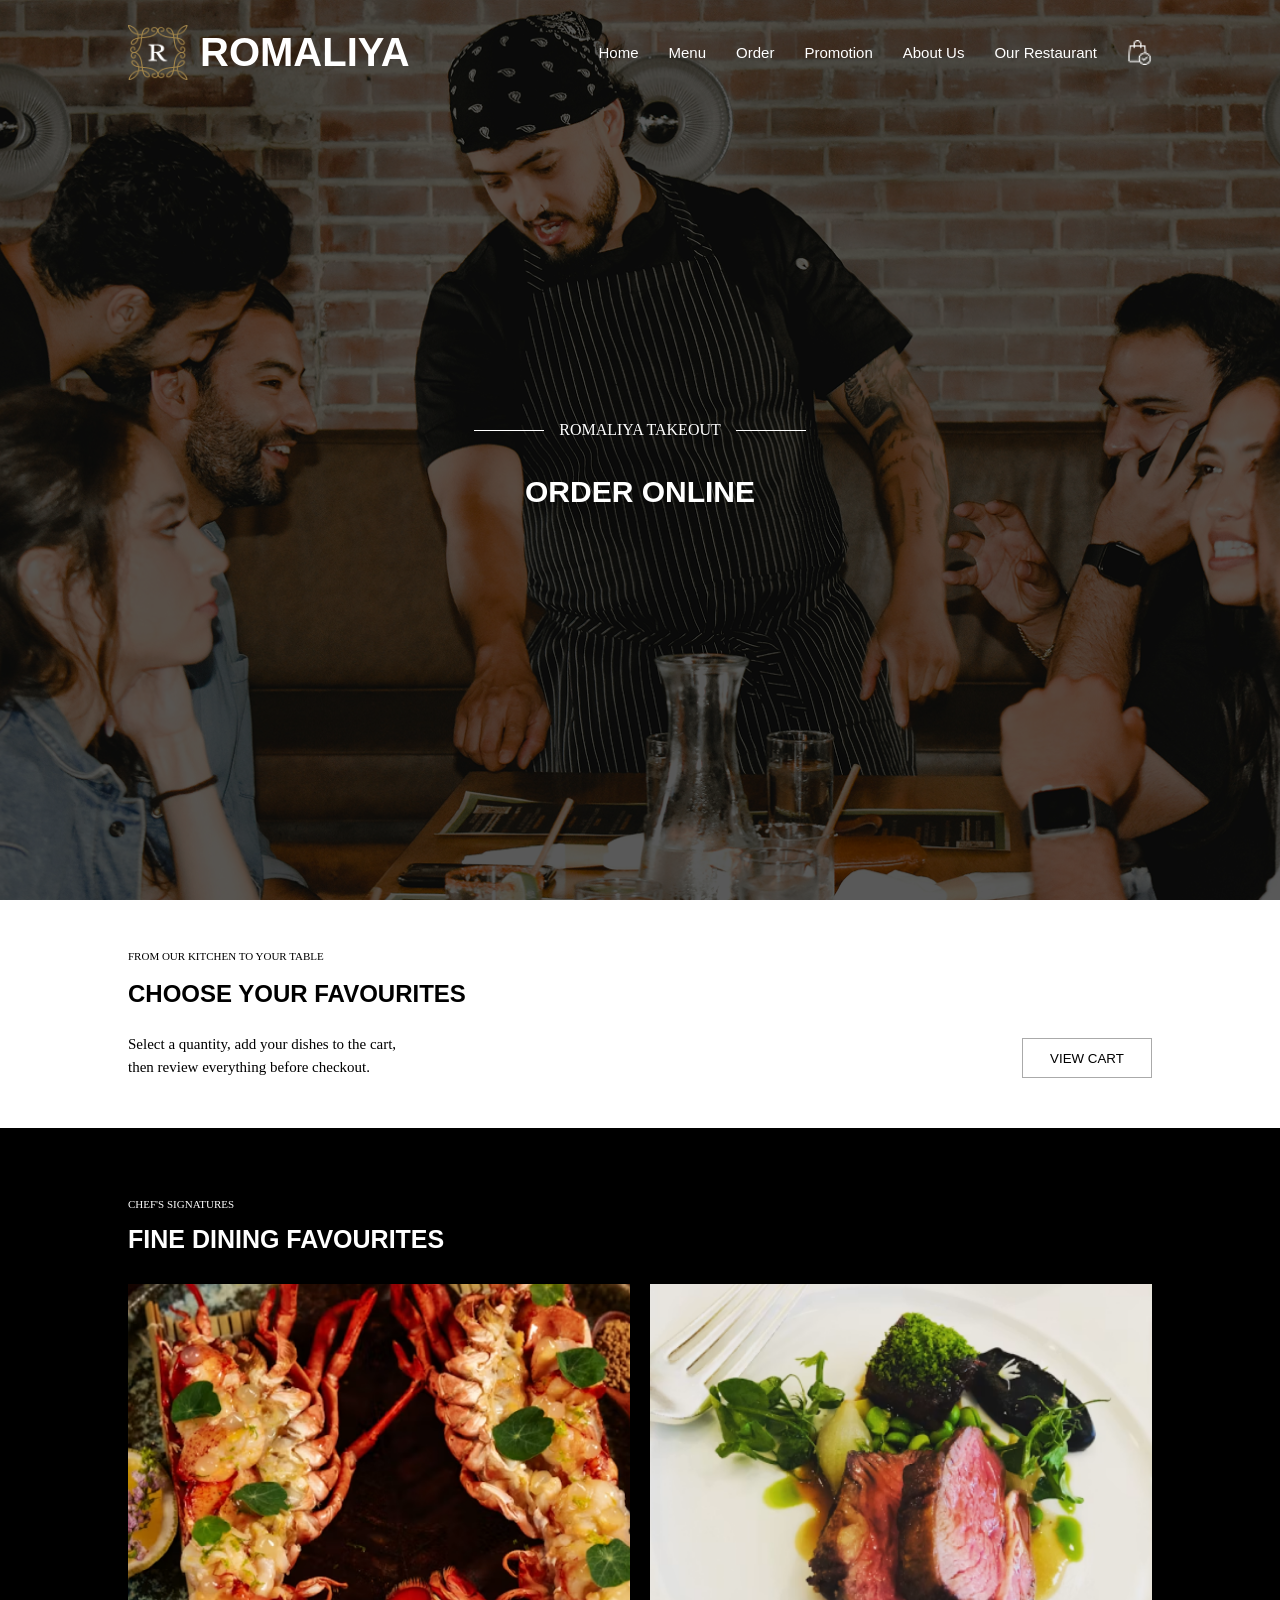
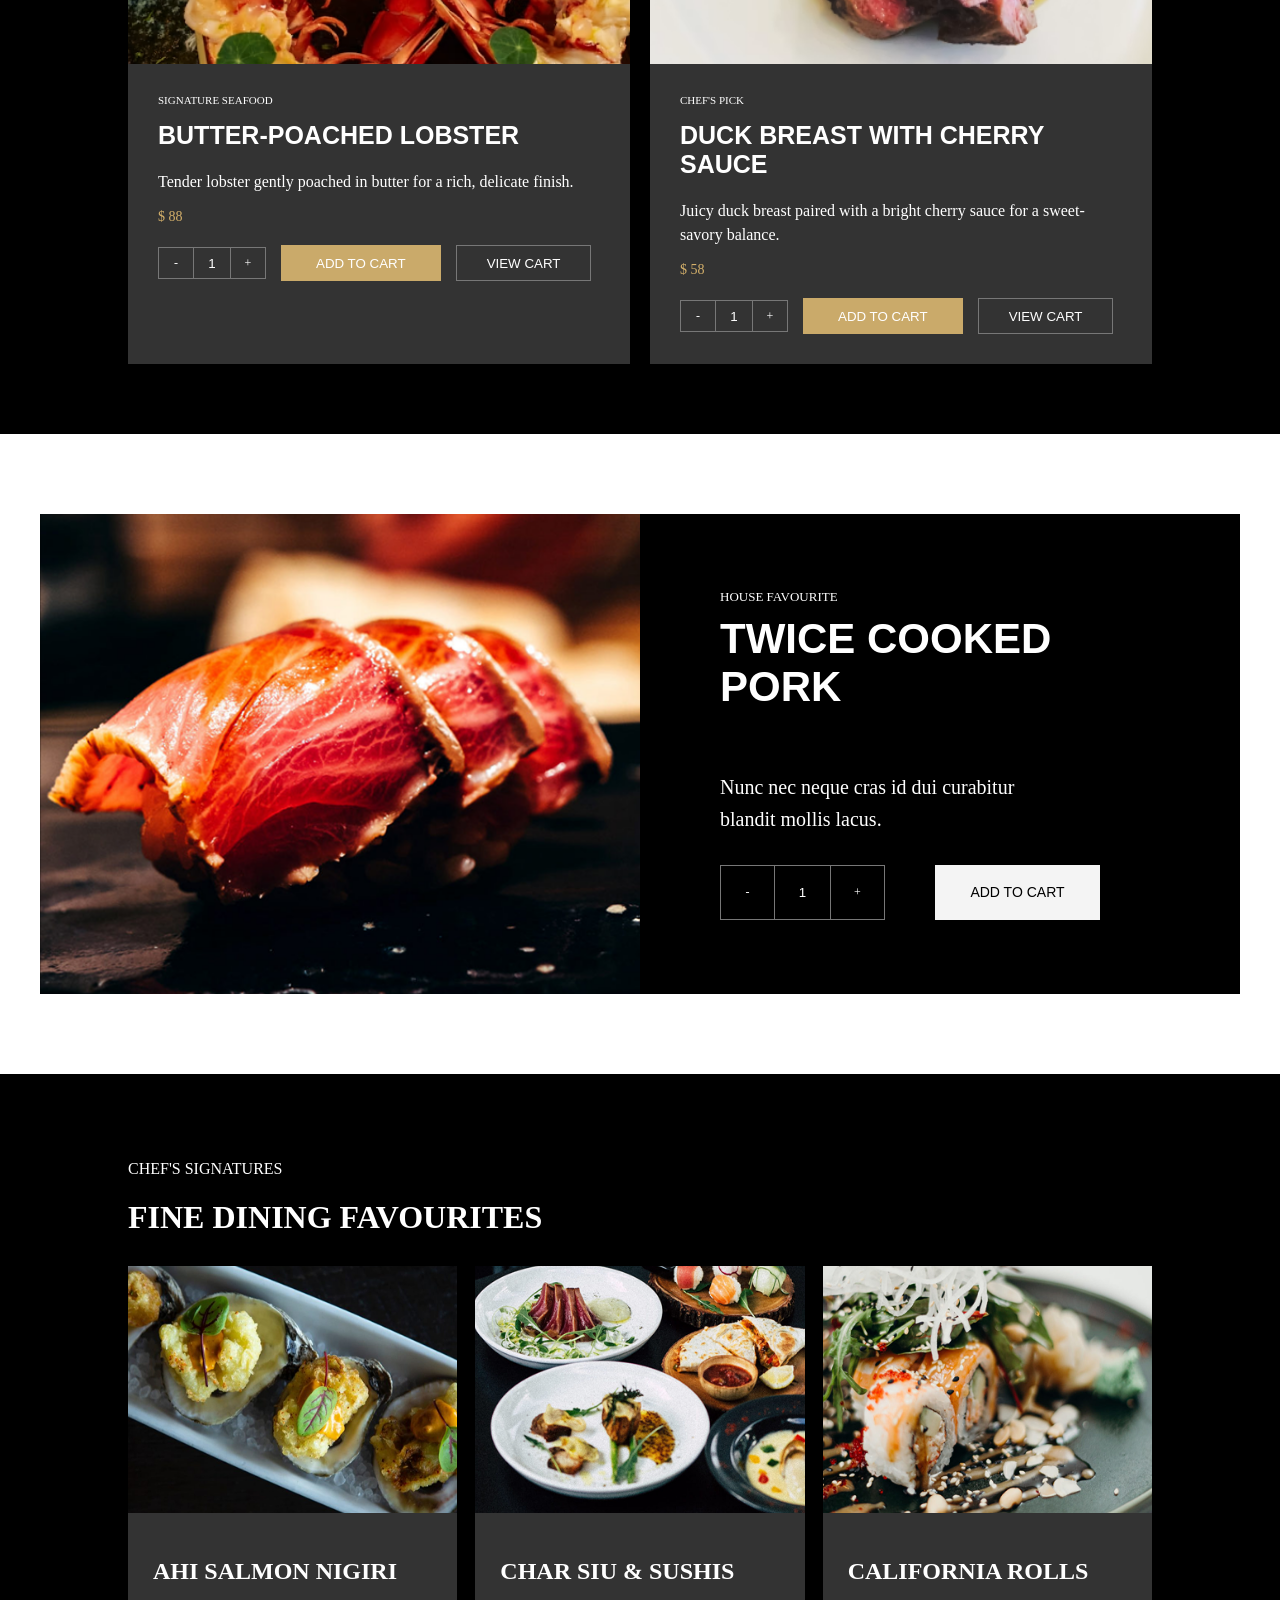
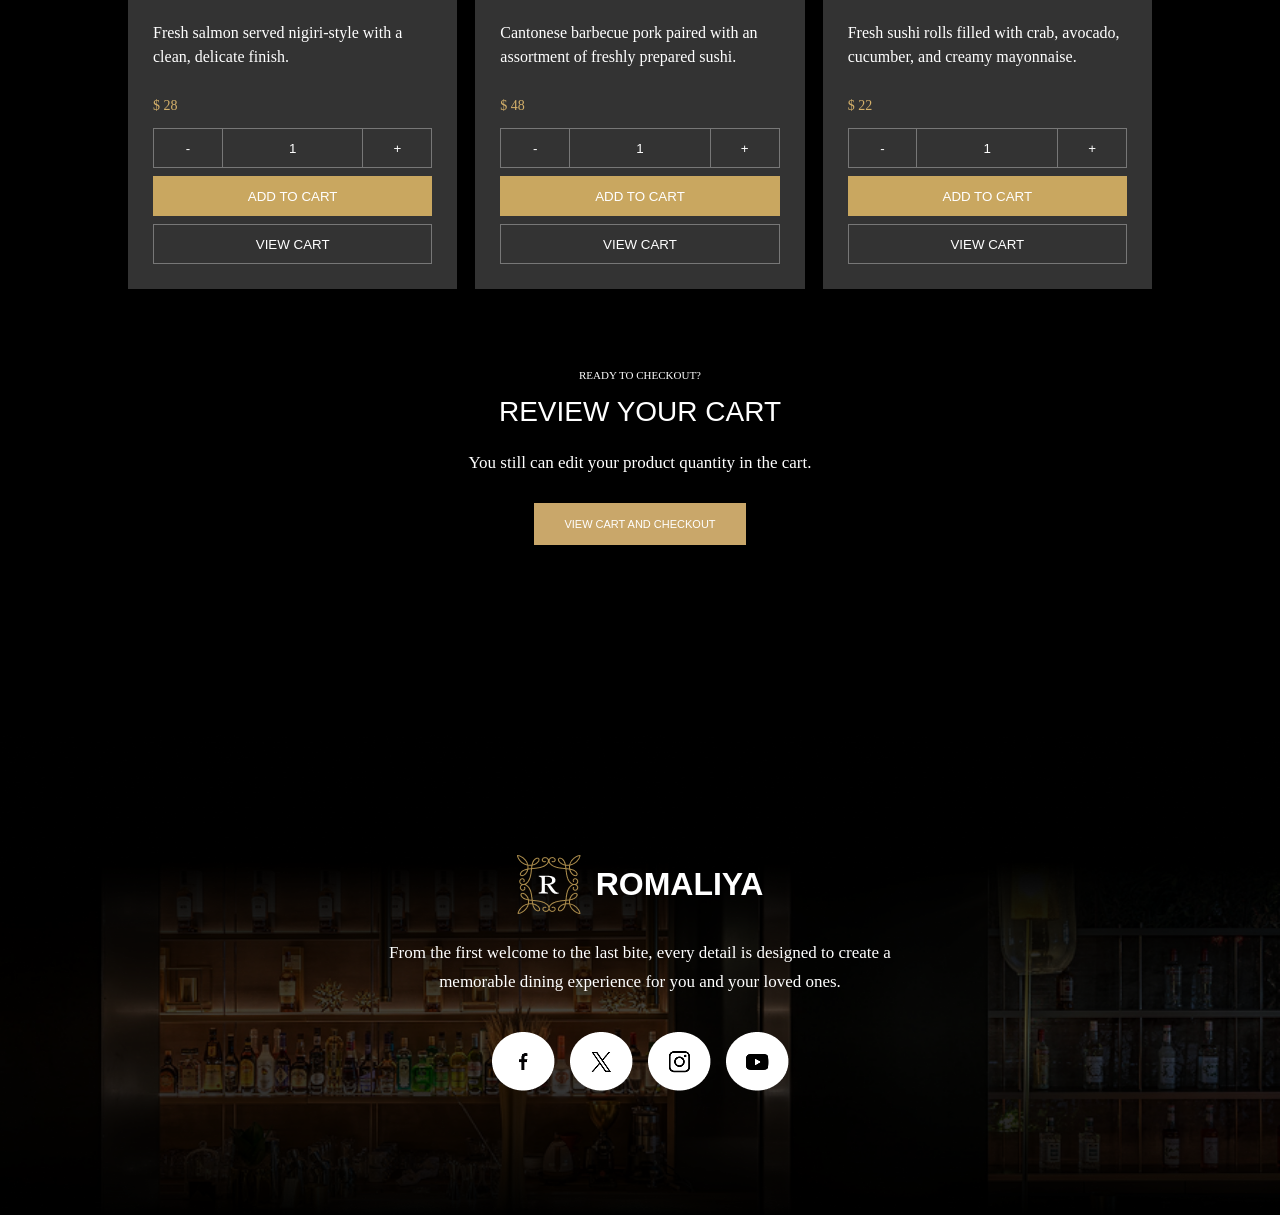
<file: week10/order.html>
<!DOCTYPE html>
<html lang="en">

<head>
    <meta charset="UTF-8">
    <meta name="viewport" content="width=device-width, initial-scale=1.0">
    <title>Document</title>
    <link rel="stylesheet" href="css/headerfooter.css">
    <link rel="stylesheet" href="css/order.css">
</head>

<body>
    <div class="banner">
        <div class="header">
            <div class="logo">
                <img src="image/Logo.png" alt="Romaliya Logo">
                <h2>ROMALIYA</h2>
            </div>

            <div class="menu">
                <div>Home</div>
                <div>Menu</div>
                <div>Order</div>
                <div>Promotion</div>
                <div>About Us</div>
                <div>Our Restaurant</div>
                <img src="image/order 1.png" alt="Order Logo">
            </div>

            <div class="hamburger">
                <img src="image/menu-icon 1.png" alt="hanmburger Logo">
            </div>
        </div>

        <div class="order-content">

            <div class="takeout">
                <div></div>
                <p>ROMALIYA TAKEOUT</p>
                <div></div>
            </div>

            <h1>ORDER ONLINE</h1>

        </div>
    </div>

    <div class="favourites">

        <div class="favourites-left">
            <p class="small-title">FROM OUR KITCHEN TO YOUR TABLE</p>

            <h2>CHOOSE YOUR FAVOURITES</h2>

            <p class="favourites-description">
                Select a quantity, add your dishes to the cart,<br>
                then review everything before checkout.
            </p>
        </div>

        <div class="favourites-right">
            <button>VIEW CART</button>
        </div>

    </div>

    <div class="food-section">

        <div class="food-title">
            <p>CHEF'S SIGNATURES</p>
            <h1>FINE DINING FAVOURITES</h1>
        </div>

        <div class="food-list">

            <div class="food-card">

                <div class="lobster-image"></div>

                <div class="food-info">
                    <p class="food-type">SIGNATURE SEAFOOD</p>

                    <h2>BUTTER-POACHED LOBSTER</h2>

                    <p class="food-description">
                        Tender lobster gently poached in butter for a
                        rich, delicate finish.
                    </p>

                    <p class="price">$ 88</p>

                    <div class="food-buttons">

                        <form>
                            <button type="button" class="value-button decrease"
                                aria-label="Decrease quantity">-</button>
                            <input type="number" class="quantity" value="1" min="1" />
                            <button type="button" class="value-button increase"
                                aria-label="Increase quantity">+</button>
                        </form>

                        <button class="cart-button">
                            ADD TO CART
                        </button>

                        <button class="view-button">
                            VIEW CART
                        </button>

                    </div>
                </div>
            </div>

            <div class="food-card">

                <div class="duck-image"></div>

                <div class="food-info">
                    <p class="food-type">CHEF'S PICK</p>

                    <h2>DUCK BREAST WITH CHERRY SAUCE</h2>

                    <p class="food-description">
                        Juicy duck breast paired with a bright cherry
                        sauce for a sweet-savory balance.
                    </p>

                    <p class="price">$ 58</p>

                    <div class="food-buttons">

                        <form>
                            <button type="button" class="value-button decrease"
                                aria-label="Decrease quantity">-</button>
                            <input type="number" class="quantity" value="1" min="1" />
                            <button type="button" class="value-button increase"
                                aria-label="Increase quantity">+</button>
                        </form>

                        <button class="cart-button">
                            ADD TO CART
                        </button>

                        <button class="view-button">
                            VIEW CART
                        </button>

                    </div>
                </div>
            </div>
        </div>

    </div>

    <div class="pork-card">

        <div class="pork-image"></div>

        <div class="pork-content">

            <p class="pork-type">HOUSE FAVOURITE</p>

            <h2>TWICE COOKED PORK</h2>

            <p class="pork-description">
                Nunc nec neque cras id dui curabitur<br>
                blandit mollis lacus.
            </p>

            <div class="pork-bottom">

                <form>
                    <button type="button" class="value-button decrease" aria-label="Decrease quantity">-</button>
                    <input type="number" class="quantity" value="1" min="1" />
                    <button type="button" class="value-button increase" aria-label="Increase quantity">+</button>
                </form>

                <script>
                    document.querySelectorAll('form').forEach((form) => {
                        form.addEventListener('click', (event) => {
                            const button = event.target.closest('.increase, .decrease');
                            if (!button) return;

                            const input = form.querySelector('.quantity');
                            const value = Number.parseInt(input.value, 10) || 1;
                            const change = button.classList.contains('increase') ? 1 : -1;

                            input.value = Math.max(1, value + change);
                        });
                    });
                </script>

                <button class="add-cart">ADD TO CART</button>

            </div>

        </div>

    </div>

    <div class="food-section">

        <div class="food-title2">
            <p>CHEF'S SIGNATURES</p>
            <h1>FINE DINING FAVOURITES</h1>
        </div>

        <div class="food-list2">

            <div class="food-card2">

                <div class="salmon-image"></div>

                <div class="food-info2">

                    <h2>AHI SALMON NIGIRI</h2>

                    <p class="food-description">
                        Fresh salmon served nigiri-style with a clean, delicate finish.
                    </p>

                    <p class="price">$ 28</p>

                    <div class="food-buttons2">

                        <form>
                            <button type="button" class="value-button2 decrease"
                                aria-label="Decrease quantity">-</button>
                            <input type="number" class="quantity2" value="1" min="1" />
                            <button type="button" class="value-button2 increase"
                                aria-label="Increase quantity">+</button>
                        </form>

                        <button class="cart-button2">
                            ADD TO CART
                        </button>

                        <button class="view-button2">
                            VIEW CART
                        </button>

                    </div>
                </div>
            </div>

            <div class="food-card2">

                <div class="sushi-image"></div>

                <div class="food-info2">

                    <h2>CHAR SIU & SUSHIS</h2>

                    <p class="food-description">
                        Cantonese barbecue pork paired with an assortment of freshly prepared sushi.
                    </p>

                    <p class="price">$ 48</p>

                    <div class="food-buttons2">

                        <form>
                            <button type="button" class="value-button2 decrease"
                                aria-label="Decrease quantity">-</button>
                            <input type="number" class="quantity2" value="1" min="1" />
                            <button type="button" class="value-button2 increase"
                                aria-label="Increase quantity">+</button>
                        </form>

                        <button class="cart-button2">
                            ADD TO CART
                        </button>

                        <button class="view-button2">
                            VIEW CART
                        </button>

                    </div>
                </div>
            </div>

            <div class="food-card2">

                <div class="rolls-image"></div>

                <div class="food-info2">

                    <h2>CALIFORNIA ROLLS</h2>

                    <p class="food-description">
                        Fresh sushi rolls filled with crab, avocado, cucumber, and creamy mayonnaise.
                    </p>

                    <p class="price">$ 22</p>

                    <div class="food-buttons2">

                        <form>
                            <button type="button" class="value-button2 decrease"
                                aria-label="Decrease quantity">-</button>
                            <input type="number" class="quantity2" value="1" min="1" />
                            <button type="button" class="value-button2 increase"
                                aria-label="Increase quantity">+</button>
                        </form>

                        <button class="cart-button2">
                            ADD TO CART
                        </button>

                        <button class="view-button2">
                            VIEW CART
                        </button>

                    </div>
                </div>
            </div>
        </div>
        <div class="checkout-section">

            <p class="checkout-small">
                READY TO CHECKOUT?
            </p>

            <h2>
                REVIEW YOUR CART
            </h2>

            <p class="checkout-description">
                You still can edit your product quantity in the cart.
            </p>

            <button class="checkout-button">
                VIEW CART AND CHECKOUT
            </button>

        </div>



    </div>

    <div class="bottom">

        <div class="bottom-content">

            <div class="bottom-logo">
                <img src="image/Logo.png" alt="Romaliya Logo">
                <h2>ROMALIYA</h2>
            </div>

            <p>
                From the first welcome to the last bite, every detail is designed to create a<br>
                memorable dining experience for you and your loved ones.
            </p>

            <div class="social-icons">
                <div><img src="image/fb.png" alt="FB"></div>
                <div><img src="image/x.png" alt="X"></div>
                <div><img src="image/instagram.png" alt="Instagram"></div>
                <div><img src="image/youtube.png" alt="YT"></div>
            </div>

        </div>
    </div>
</body>

</html>
</file>
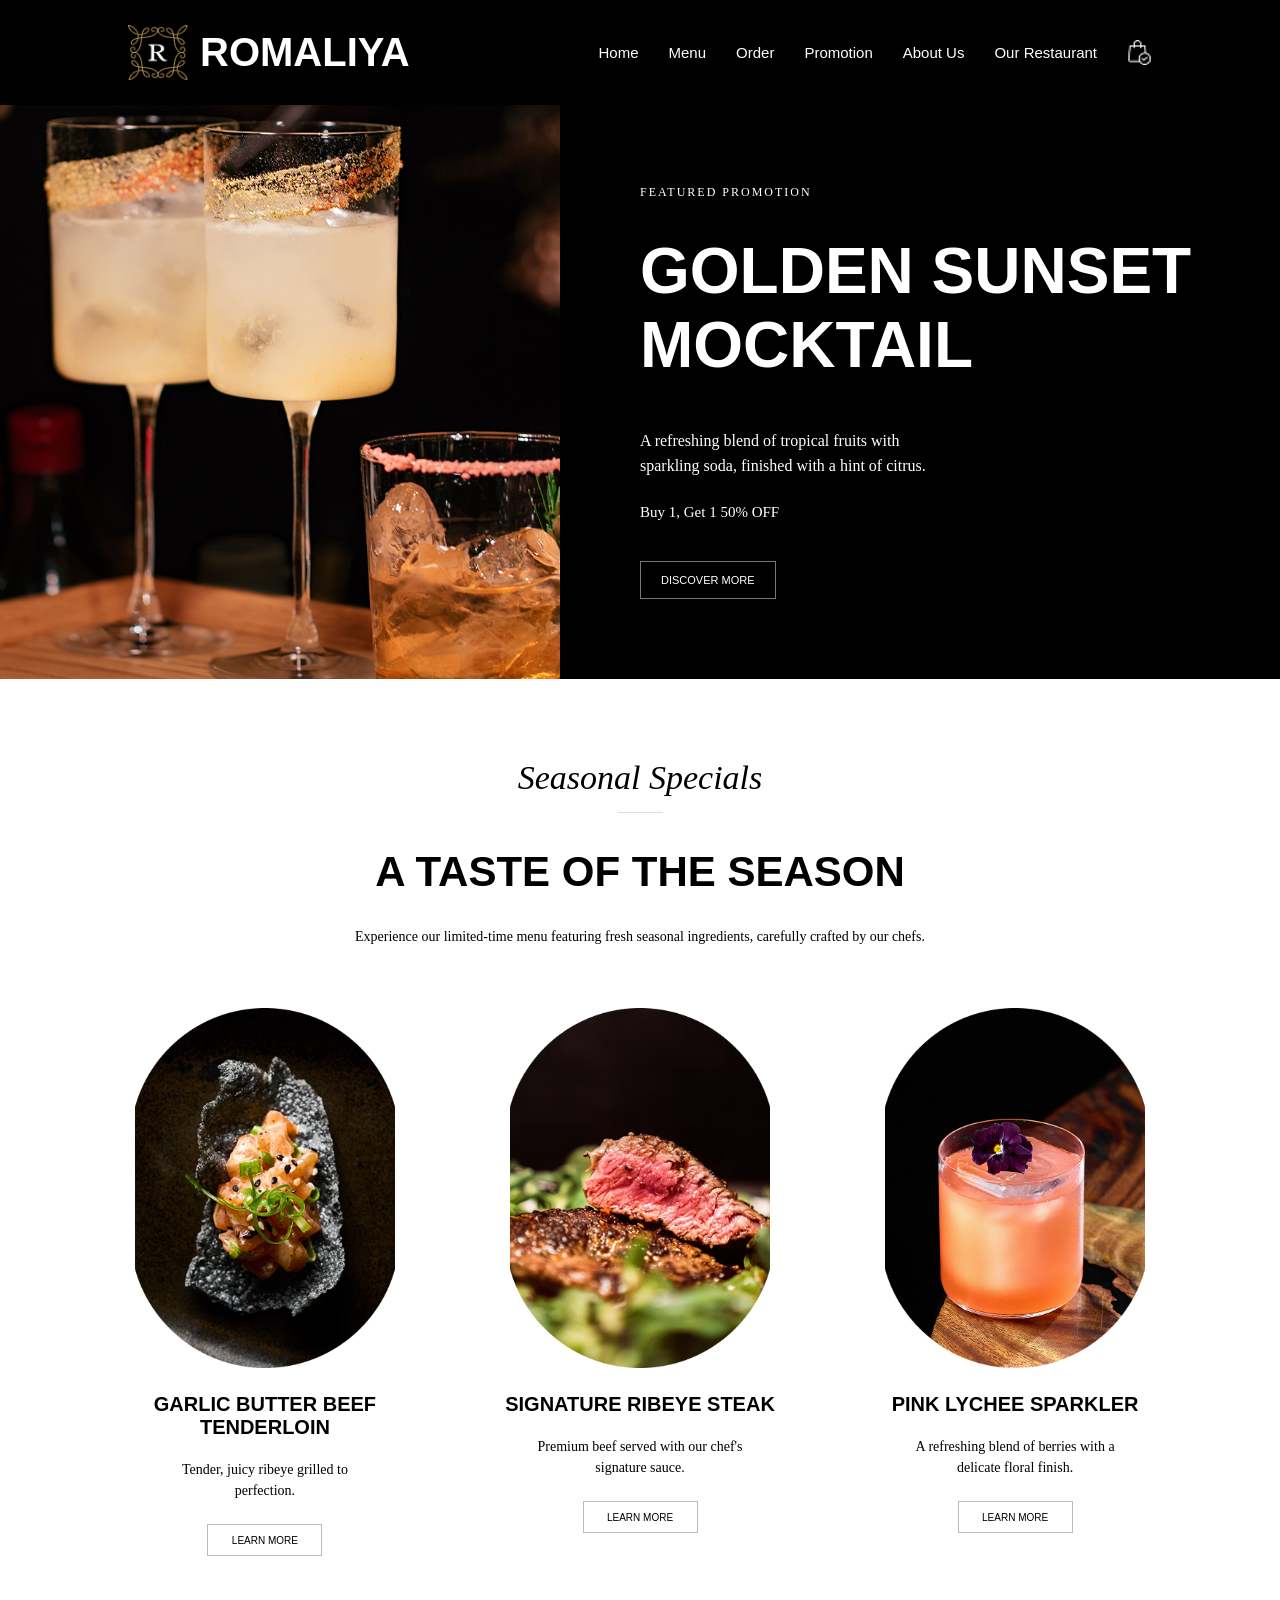
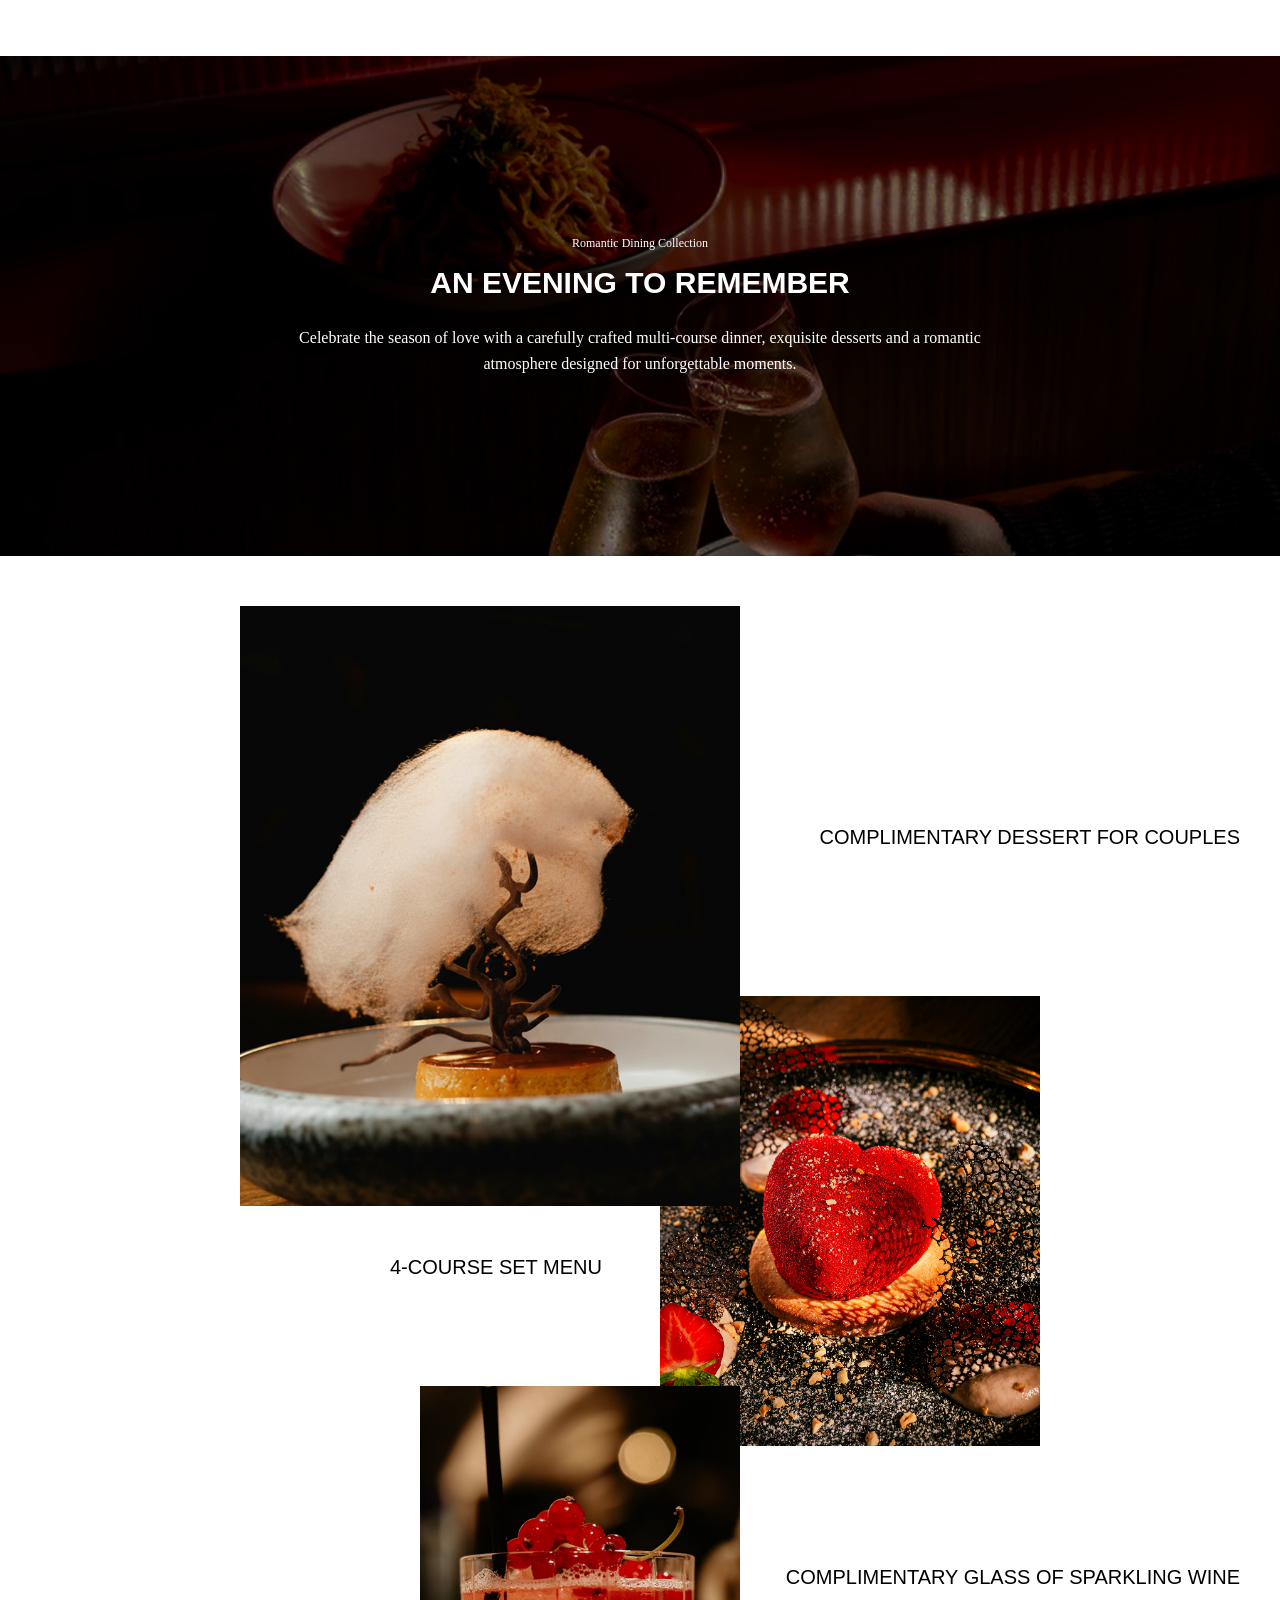
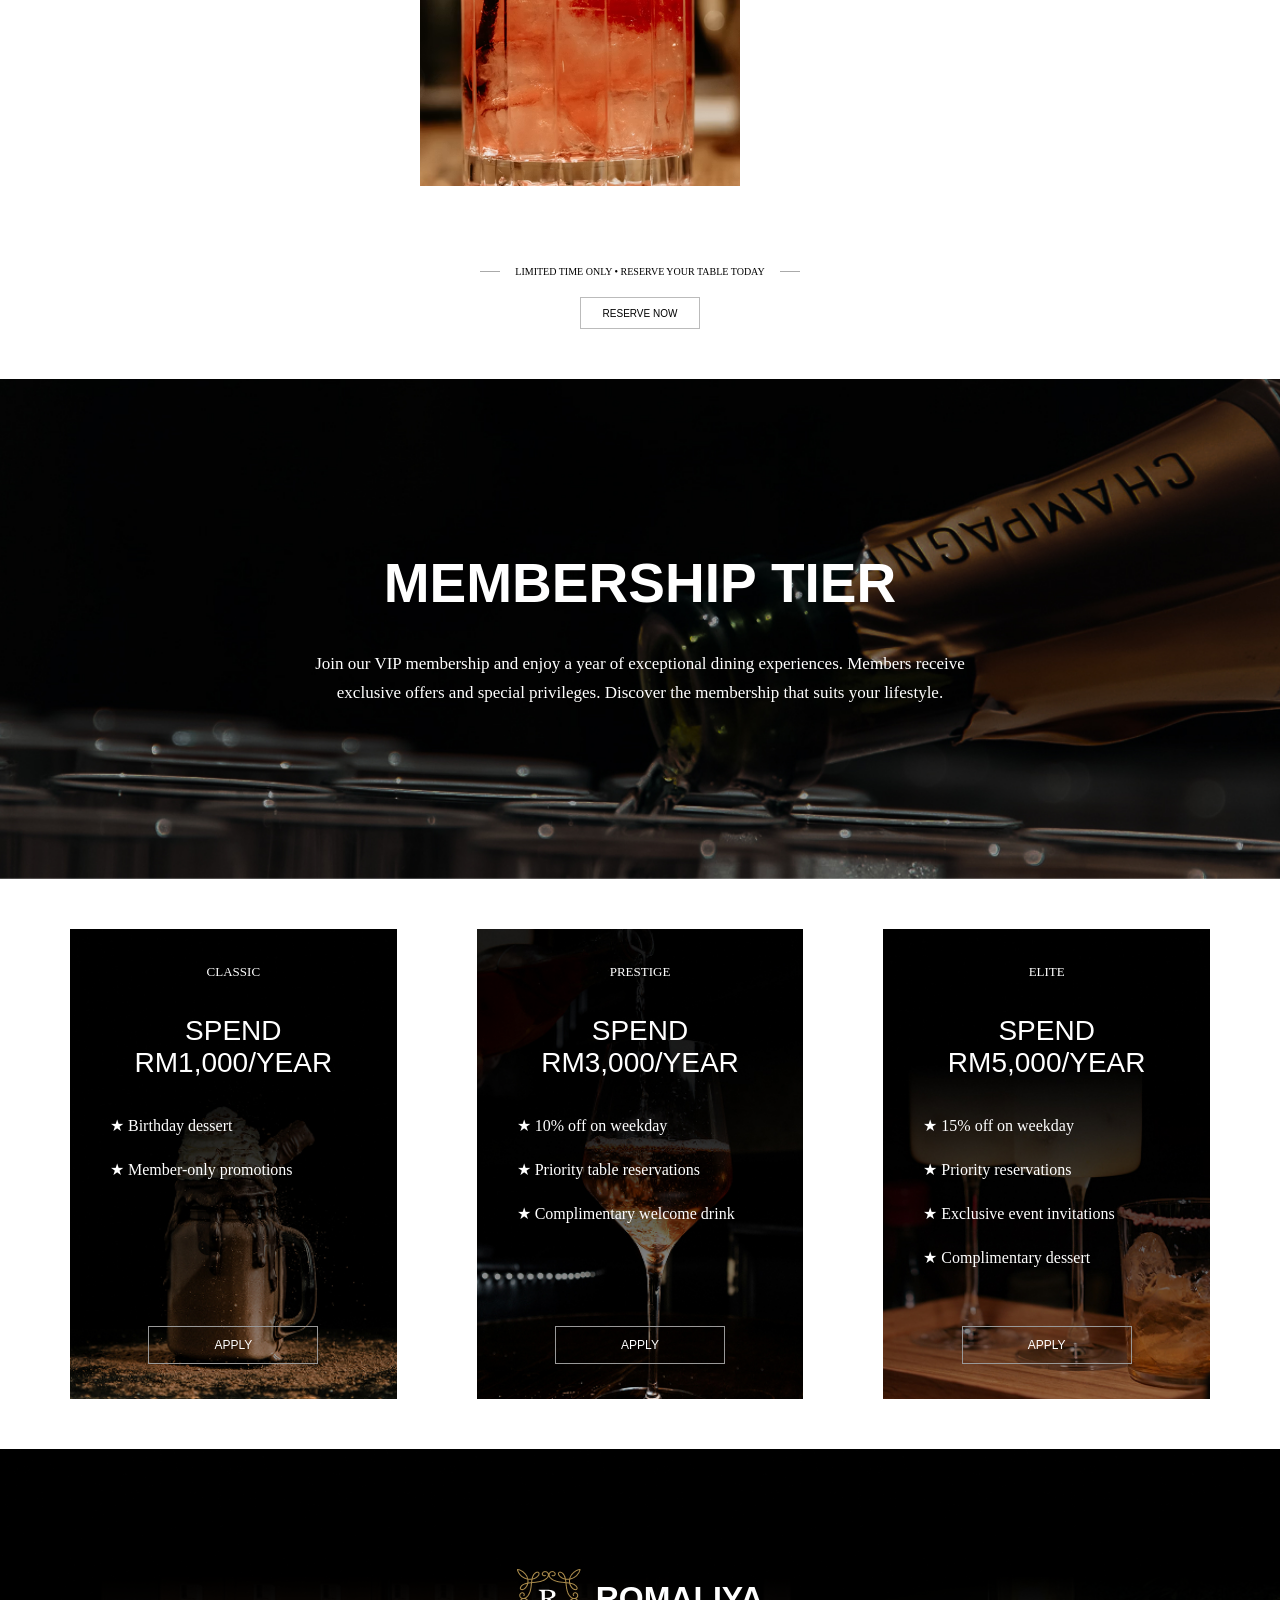
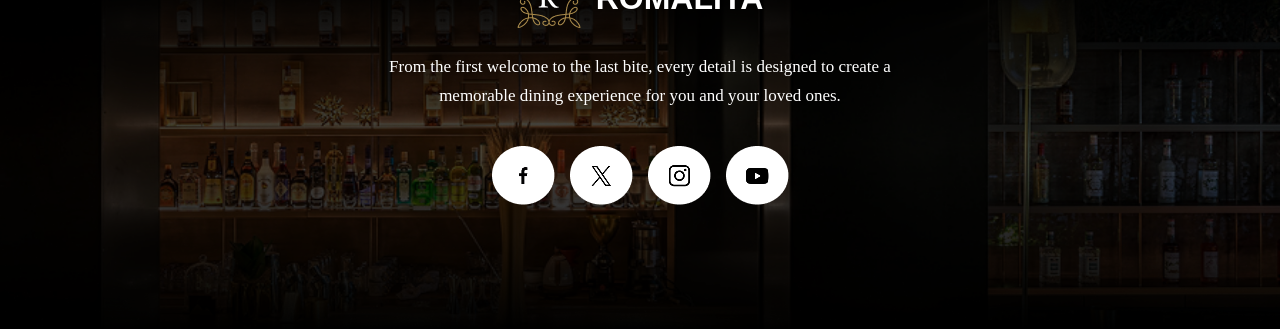
<file: week10/week10.html>
<!DOCTYPE html>
<html lang="en">

<head>
    <meta charset="UTF-8">
    <meta name="viewport" content="width=device-width, initial-scale=1.0">
    <title>Document</title>
    <link rel="stylesheet" href="css/headerfooter.css">
    <link rel="stylesheet" href="css/week10.css">

</head>

<body>

    <div class="banner">
        <div class="header">
            <div class="logo">
                <img src="image/Logo.png" alt="Romaliya Logo">
                <h2>ROMALIYA</h2>
            </div>

            <div class="menu">
                <div>Home</div>
                <div>Menu</div>
                <div>Order</div>
                <div>Promotion</div>
                <div>About Us</div>
                <div>Our Restaurant</div>
                <img src="image/order 1.png" alt="Order Logo">
            </div>

            <div class="hamburger">
                <img src="image/menu-icon 1.png" alt="hanmburger Logo">
            </div>
        </div>

    </div>

    <div class="promotion">

        <div class="promotion-image"></div>

        <div class="promotion-content">

            <p class="promotion-small">FEATURED PROMOTION</p>

            <h1>
                GOLDEN SUNSET<br>
                MOCKTAIL
            </h1>

            <p class="promotion-description">
                A refreshing blend of tropical fruits with<br>
                sparkling soda, finished with a hint of citrus.
            </p>

            <p class="promotion-offer">
                Buy 1, Get 1 50% OFF
            </p>

            <button class="discover-button">
                DISCOVER MORE
            </button>

        </div>

    </div>

    <div class="seasonal">

        <div class="seasonal-title">
            <p>Seasonal Specials</p>

            <div class="seasonal-line"></div>

            <h1>A TASTE OF THE SEASON</h1>

            <div class="seasonal-description">
                Experience our limited-time menu featuring fresh seasonal ingredients,
                carefully crafted by our chefs.
            </div>
        </div>


        <div class="seasonal-list">

            <div class="seasonal-card">
                <div class="beef-image"></div>

                <h2>GARLIC BUTTER BEEF TENDERLOIN</h2>

                <p>
                    Tender, juicy ribeye grilled to<br>
                    perfection.
                </p>

                <button>LEARN MORE</button>
            </div>


            <div class="seasonal-card">
                <div class="ribeye-image"></div>

                <h2>SIGNATURE RIBEYE STEAK</h2>

                <p>
                    Premium beef served with our chef's<br>
                    signature sauce.
                </p>

                <button>LEARN MORE</button>
            </div>


            <div class="seasonal-card">
                <div class="lychee-image"></div>

                <h2>PINK LYCHEE SPARKLER</h2>

                <p>
                    A refreshing blend of berries with a<br>
                    delicate floral finish.
                </p>

                <button>LEARN MORE</button>
            </div>

        </div>

    </div>

    <div class="romantic">

        <div class="romantic-content">

            <p class="romantic-small">
                Romantic Dining Collection
            </p>

            <h1>
                AN EVENING TO REMEMBER
            </h1>

            <p class="romantic-description">
                Celebrate the season of love with a carefully crafted multi-course dinner,
                exquisite desserts and a romantic atmosphere designed for unforgettable moments.
            </p>

        </div>

    </div>

    <div class="romantic-special">

        <div class="romantic-gallery">

            <div class="dessert-one"></div>

            <p class="text-one">
                COMPLIMENTARY DESSERT FOR COUPLES
            </p>

            <p class="text-two">
                4-COURSE SET MENU
            </p>

            <div class="dessert-two"></div>

            <div class="drink-image"></div>

            <p class="text-three">
                COMPLIMENTARY GLASS OF SPARKLING WINE
            </p>

        </div>

        <div class="reserve">

            <div class="reserve-line">
                <div></div>

                <p>LIMITED TIME ONLY • RESERVE YOUR TABLE TODAY</p>

                <div></div>
            </div>

            <button>RESERVE NOW</button>

        </div>

    </div>

    <div class="membership">
        <div class="membership-content">
            <h1>MEMBERSHIP TIER</h1>

            <p>
                Join our VIP membership and enjoy a year of exceptional dining experiences. Members receive<br>
                exclusive offers and special privileges. Discover the membership that suits your lifestyle.
            </p>
        </div>
    </div>

    <div class="membership-plans">

        <div class="membership-card classic-card">
            <p class="membership-name">CLASSIC</p>

            <h2>SPEND RM1,000/YEAR</h2>

            <div class="membership-benefits">
                <p>★ Birthday dessert</p>
                <p>★ Member-only promotions</p>
            </div>

            <button>APPLY</button>
        </div>


        <div class="membership-card prestige-card">
            <p class="membership-name">PRESTIGE</p>

            <h2>SPEND RM3,000/YEAR</h2>

            <div class="membership-benefits">
                <p>★ 10% off on weekday</p>
                <p>★ Priority table reservations</p>
                <p>★ Complimentary welcome drink</p>
            </div>

            <button>APPLY</button>
        </div>


        <div class="membership-card elite-card">
            <p class="membership-name">ELITE</p>

            <h2>SPEND RM5,000/YEAR</h2>

            <div class="membership-benefits">
                <p>★ 15% off on weekday</p>
                <p>★ Priority reservations</p>
                <p>★ Exclusive event invitations</p>
                <p>★ Complimentary dessert</p>
            </div>

            <button>APPLY</button>
        </div>

    </div>

    <div class="bottom">

        <div class="bottom-content">

            <div class="bottom-logo">
                <img src="image/Logo.png" alt="Romaliya Logo">
                <h2>ROMALIYA</h2>
            </div>

            <p>
                From the first welcome to the last bite, every detail is designed to create a<br>
                memorable dining experience for you and your loved ones.
            </p>

            <div class="social-icons">
                <div><img src="image/fb.png" alt="FB"></div>
                <div><img src="image/x.png" alt="X"></div>
                <div><img src="image/instagram.png" alt="Instagram"></div>
                <div><img src="image/youtube.png" alt="YT"></div>
            </div>

        </div>
    </div>

</body>

</html>
</file>
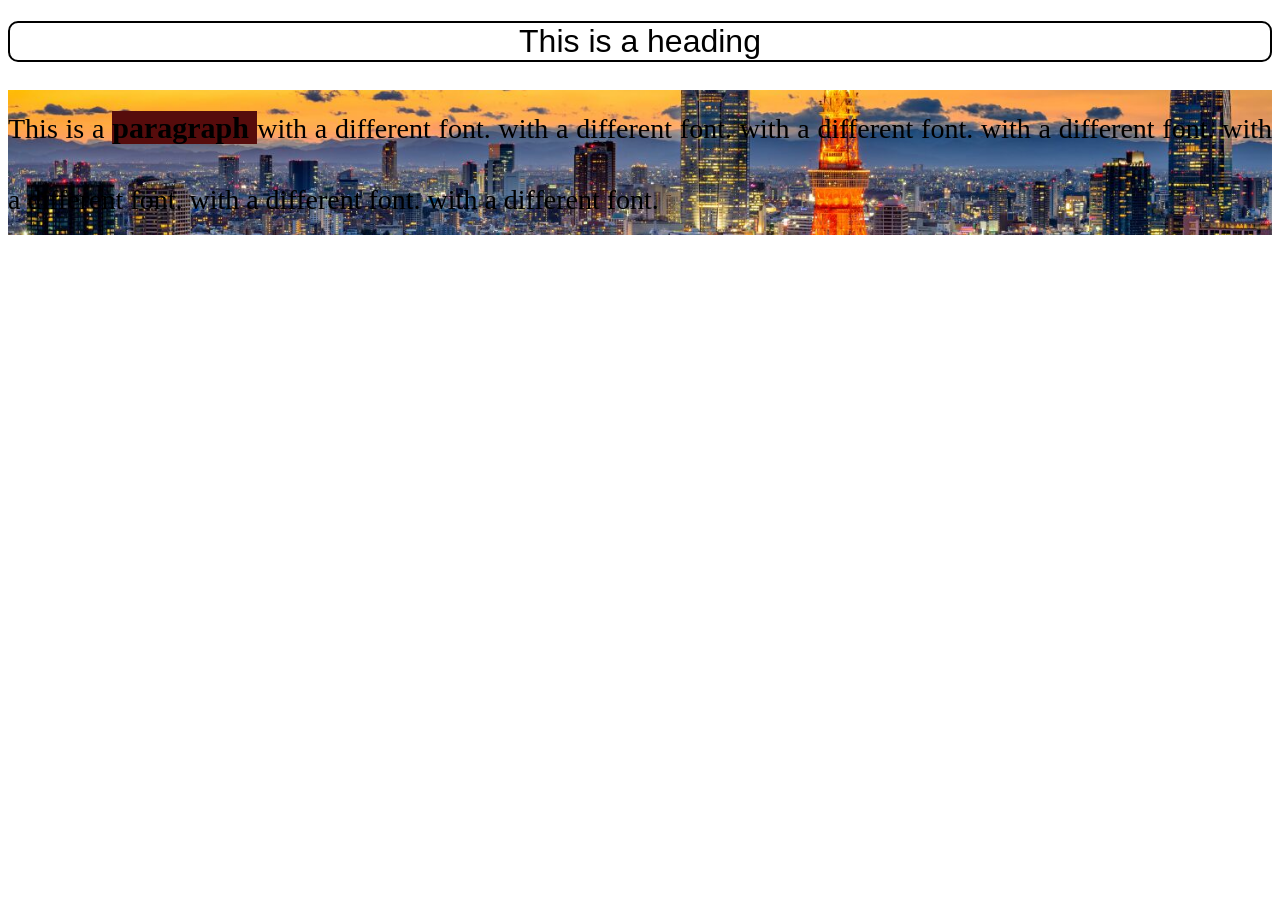
<file: week3/div.html>
<!DOCTYPE html>
<html lang="en">
<head>
    <meta charset="UTF-8">
    <meta name="viewport" content="width=device-width, initial-scale=1.0">
    <title>Google Fonts</title>
    <link rel="stylesheet" href="css/css-div.css">

</head>
<body>
    <h1>This is a heading</h1>
    <p>This is a <span class="text-bold">paragraph </span> with a different font. 
        with a different font. with a different font. with a different font. 
        with a different font. with a different font. with a different font.</p>
</body>
</html>
</file>
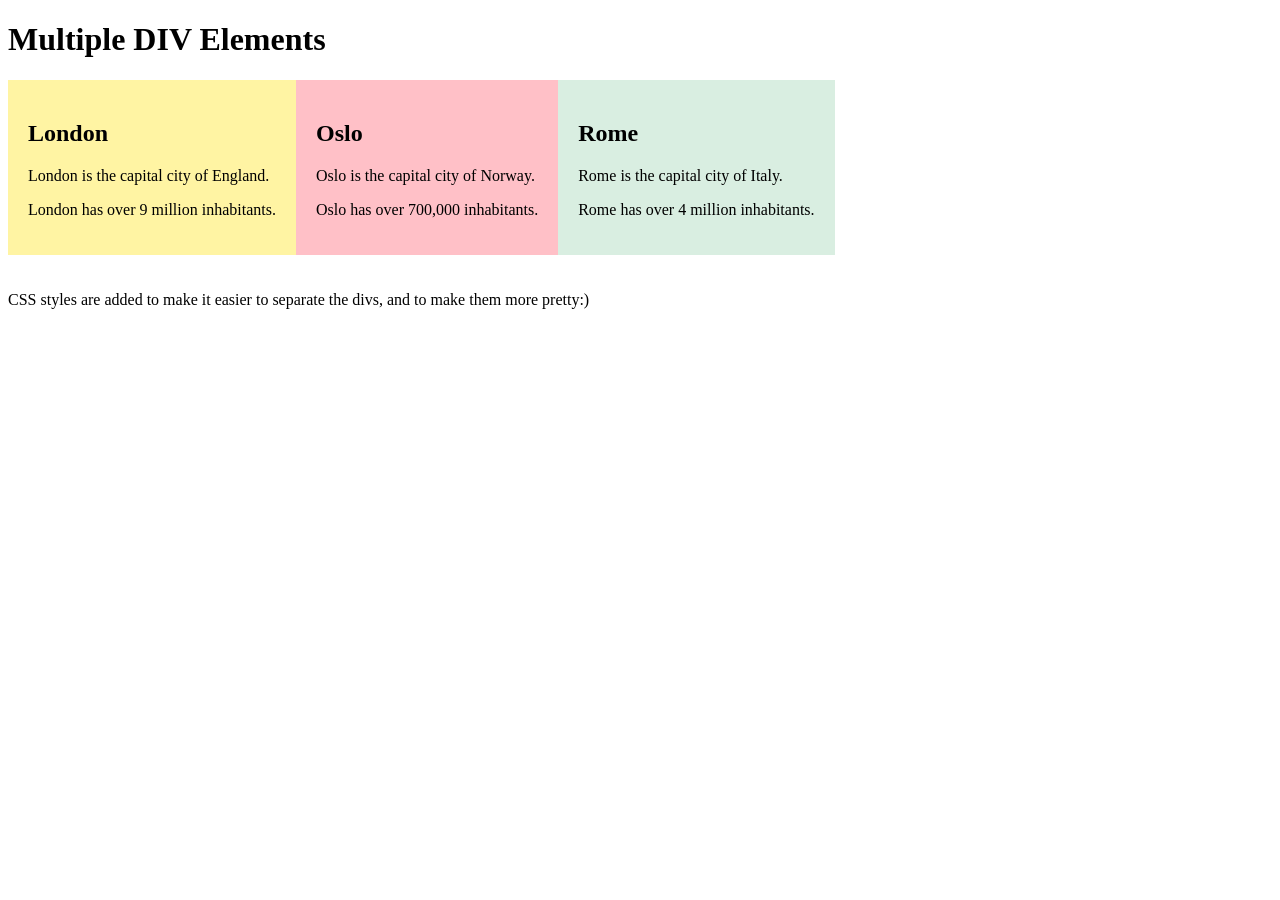
<file: week3/example.html>
<!DOCTYPE html>
<html>

<head>
  <meta charset="UTF-8">
  <meta name="viewport" content="width=device-width, initial-scale=1.0">
  <title>Google Fonts</title>
  <link rel="stylesheet" href="css/example.css">

</head>

<body>

  <h1>Multiple DIV Elements</h1>

  <div class="big-box">

    <div class="bg-yellow">
      <h2>London</h2>
      <p>London is the capital city of England.</p>
      <p>London has over 9 million inhabitants.</p>
    </div>

    <div class="bg-pink">
      <h2>Oslo</h2>
      <p>Oslo is the capital city of Norway.</p>
      <p>Oslo has over 700,000 inhabitants.</p>
    </div>

    <div class="bg-green">
      <h2>Rome</h2>
      <p>Rome is the capital city of Italy.</p>
      <p>Rome has over 4 million inhabitants.</p>
    </div>
  </div>
  <p>CSS styles are added to make it easier to separate the divs, and to make them more pretty:)</p>

</body>

</html>
</file>
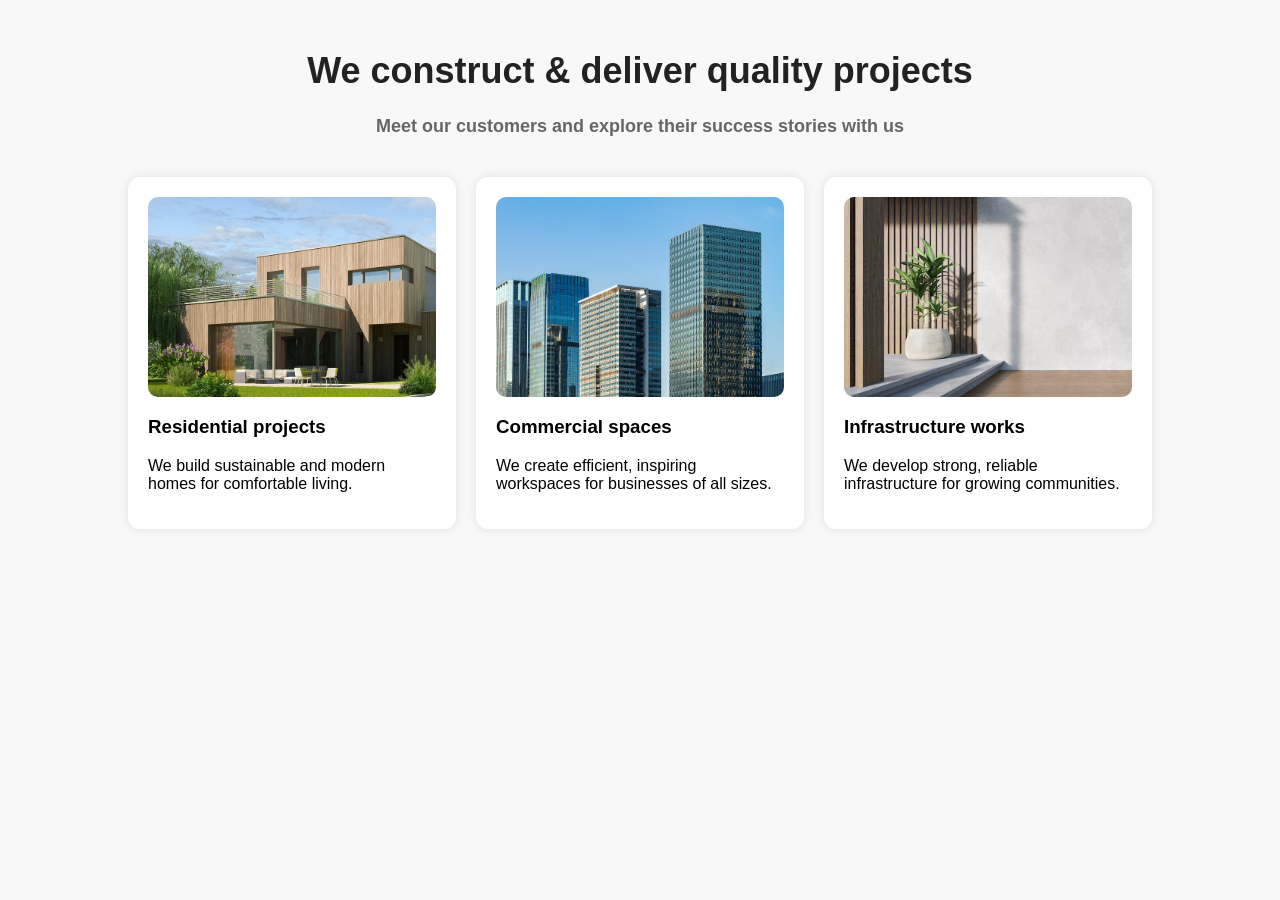
<file: week3/flexbox1.html>
<!DOCTYPE html>
<html lang="en">

<head>
    <meta charset="UTF-8">
    <meta name="viewport" content="width=device-width, initial-scale=1.0">
    <title>week3.exe1</title>
    <link rel="stylesheet" href="css/flexbox.css">
</head>

<body>
    <div class="title">
        <h1>We construct & deliver quality projects</h1>
        <h2>Meet our customers and explore their success stories with us</h2>

        <div class="flexbox">
            <div class="build">
                <div class="image img1"></div>
                <h3>Residential projects</h3>
                <p>We build sustainable and modern homes for comfortable living.</p>
            </div>

            <div class="build">
                <div class="image img2"></div>
                <h3>Commercial spaces</h3>
                <p>We create efficient, inspiring workspaces for businesses of all sizes.</p>
            </div>

            <div class="build">
                <div class="image img3"></div>
                <h3>Infrastructure works</h3>
                <p>We develop strong, reliable infrastructure for growing communities.</p>
            </div>
        </div>
    </div>
</body>

</html>
</file>
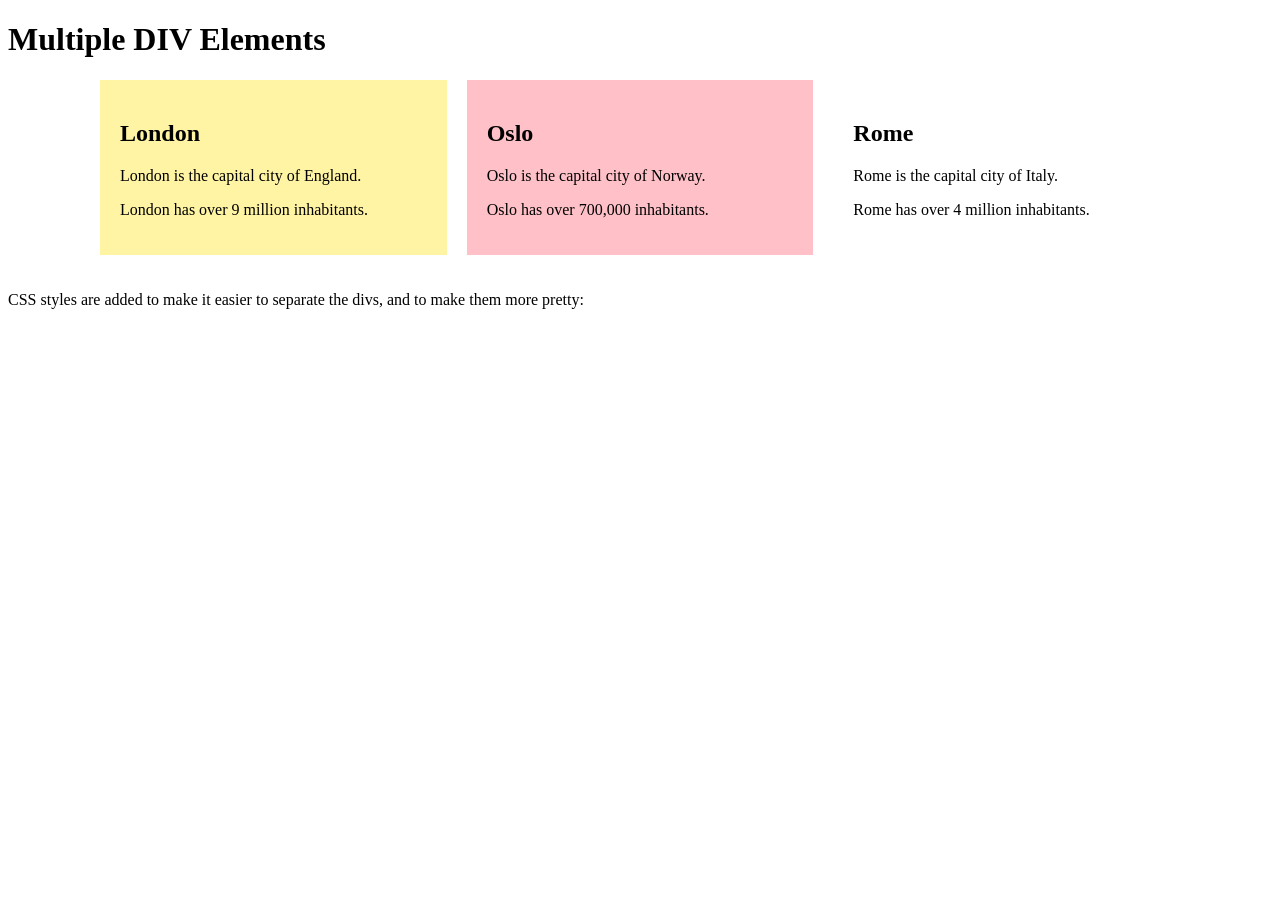
<file: week4/example.html>
<!DOCTYPE html>
<html>

<head>
  <meta charset="UTF-8">
  <meta name="viewport" content="width=device-width, initial-scale=1.0">
  <title>Google Fonts</title>
  <link rel="stylesheet" href="css/example.css">

</head>

<body>

  <h1>Multiple DIV Elements</h1>

  <div class="big-box">

    <div class="bg-yellow box">
      <h2>London</h2>
      <p>London is the capital city of England.</p>
      <p>London has over 9 million inhabitants.</p>
    </div>

    <div class="bg-pink box">
      <h2>Oslo</h2>
      <p>Oslo is the capital city of Norway.</p>
      <p>Oslo has over 700,000 inhabitants.</p>
    </div>

    <div class="bg-green box">
      <h2>Rome</h2>
      <p>Rome is the capital city of Italy.</p>
      <p>Rome has over 4 million inhabitants.</p>
    </div>
  </div>
  <p>CSS styles are added to make it easier to separate the divs, and to make them more pretty:</p>

</body>

</html>
</file>
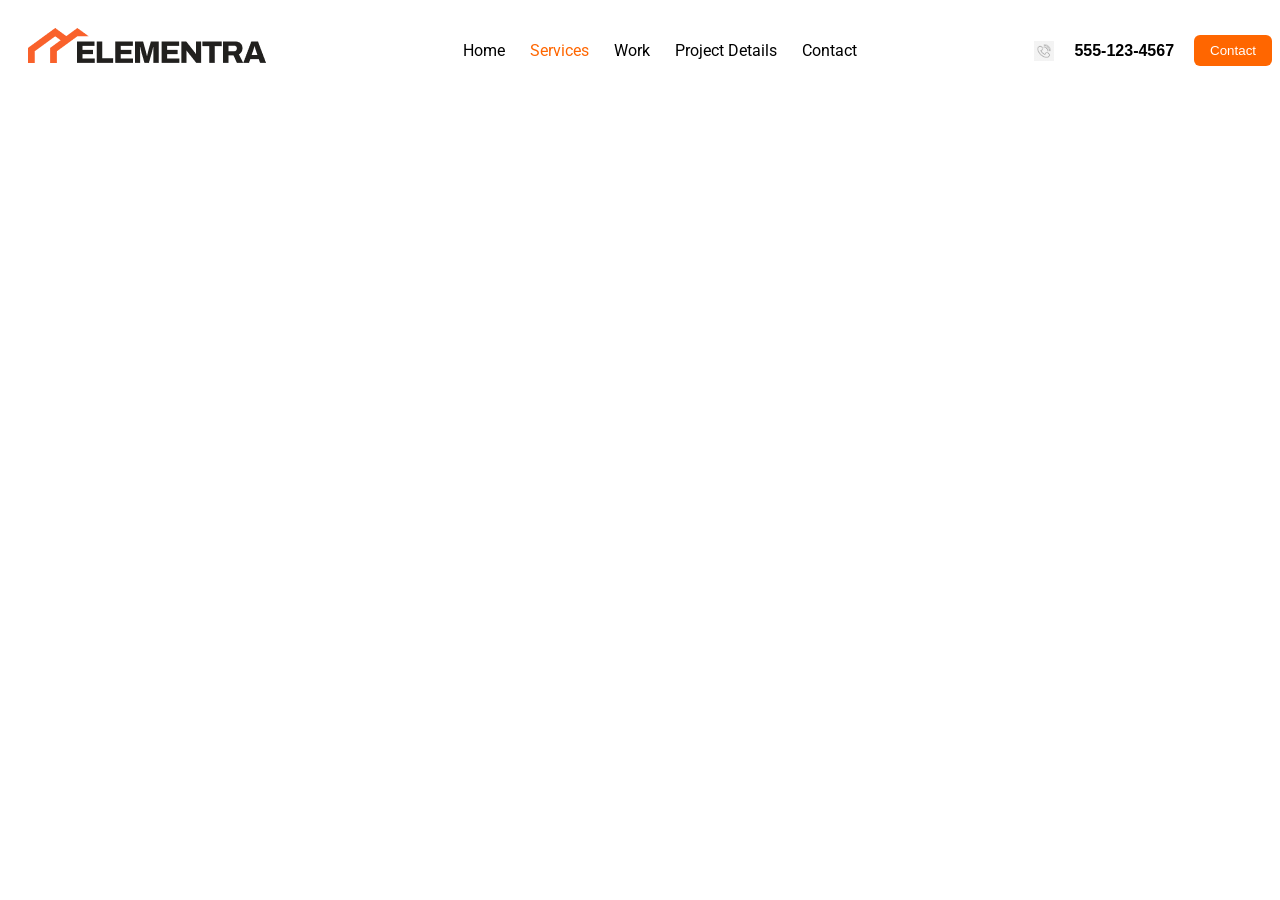
<file: week4/menu.html>
<!DOCTYPE html>
<html lang="en">
<head>
    <meta charset="UTF-8">
    <meta name="viewport" content="width=device-width, initial-scale=1.0">
    <title>menu</title>
    <link rel="stylesheet" href="css/menu.css">
</head>
<body>

     

<div class="big-box">
    
    <div class="logo">
        <img src="image/logo.webp" alt="Logo">
    </div>


    <div class="menu">
        <p>Home</p>
        <p><span style="color: #ff6600;">Services</span></p>
        <p>Work</p>
        <p>Project Details</p>
        <p>Contact</p>
    </div>
    
    <div class="contact">
        <img src="image/phone.png" alt="Phone" class="phonelogo" width="20">
        <span class="phone">555-123-4567</span>
        <button class="contact-btn">Contact</button>
        <img src="image/hambugur.png" alt="menu" class="hamburger">
              
    </div>

</div>
</body>
</html>
</file>
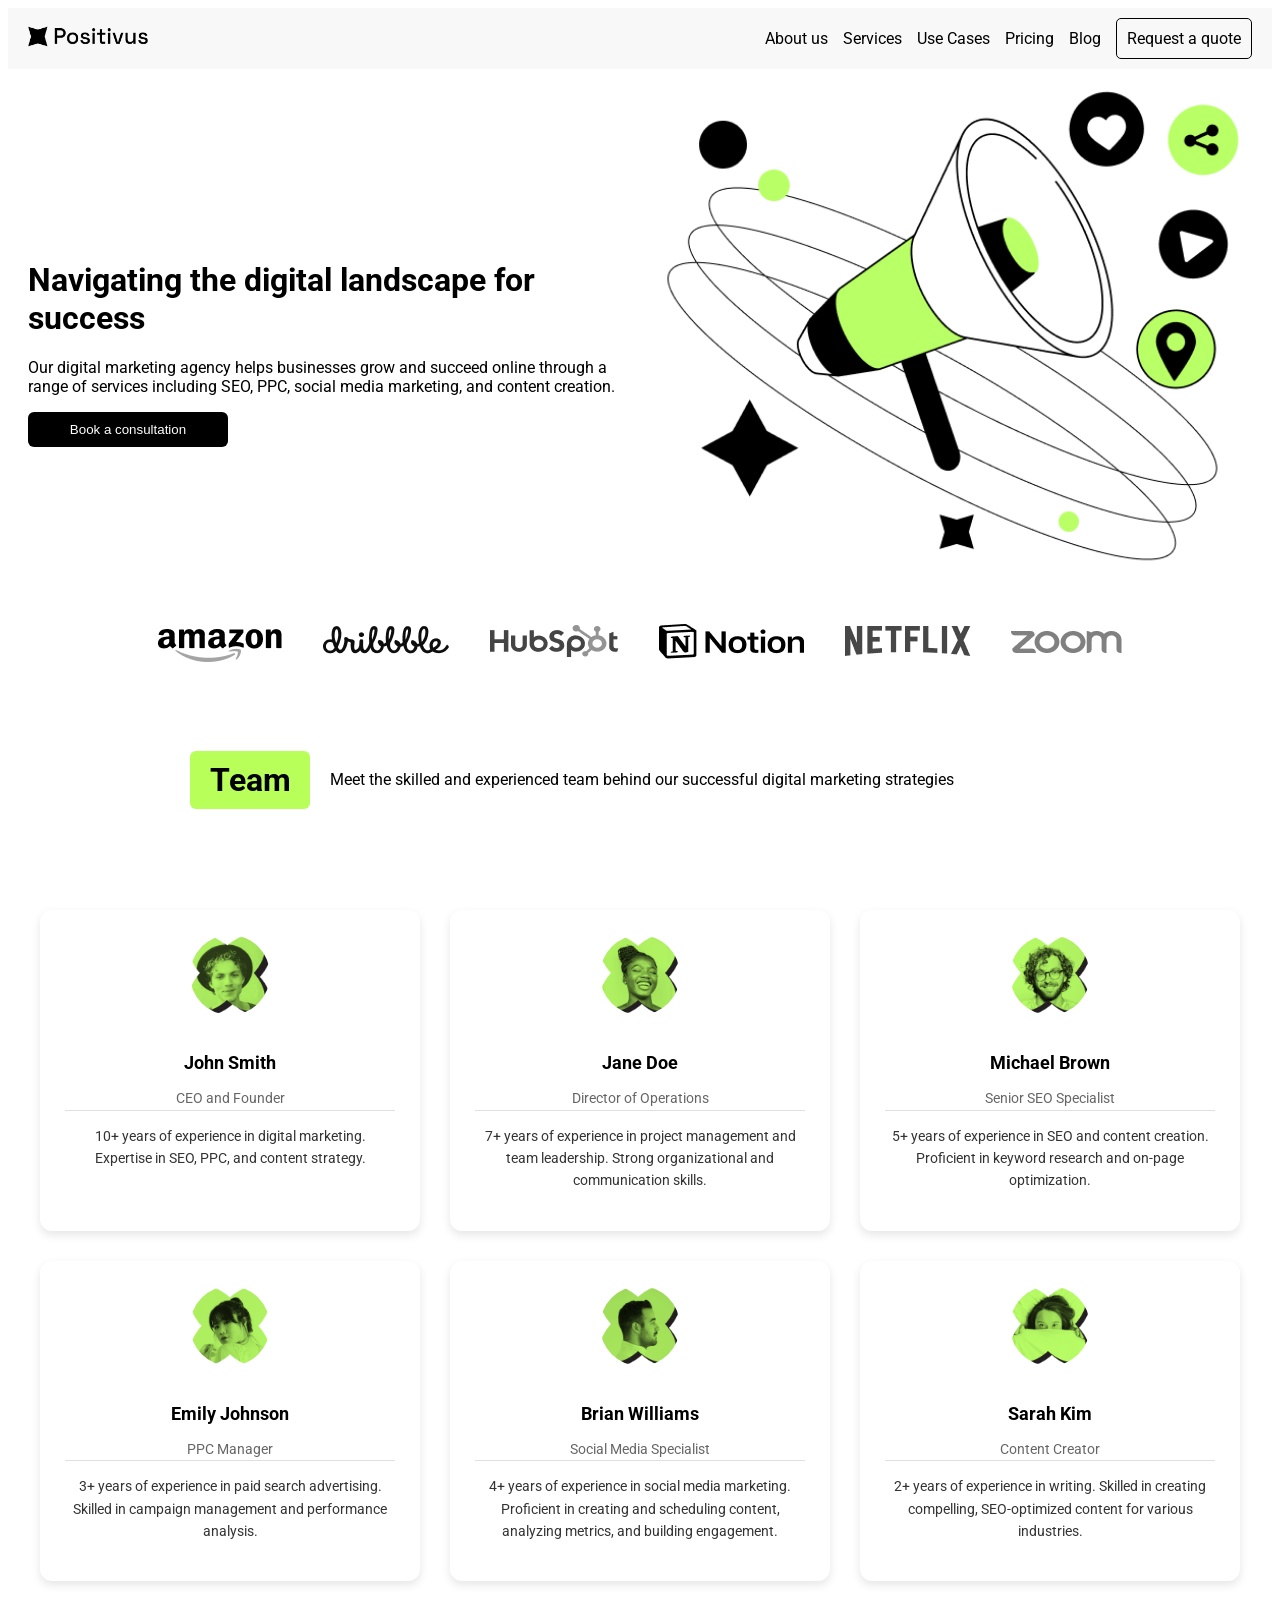
<file: week5/home.html>
<!DOCTYPE html>
<html lang="en">

<head>
    <meta charset="UTF-8">
    <meta name="viewport" content="width=device-width, initial-scale=1.0">
    <title>Document</title>
    <link rel="stylesheet" href="css/home.css">
</head>

<body>
    <div class="header">
        <div class="logo">
            <img src="image/Positivus.png" alt="Positivus Logo" width="120">
        </div>
        <div class="menu">
            <div>About us</div>
            <div>Services</div>
            <div>Use Cases</div>
            <div>Pricing</div>
            <div>Blog</div>
            <div class="request">Request a quote</div>
        </div>
        <div class="hamburger">
            <img src="image/hamburger.png" alt="Hamburger Menu" width="25">
        </div>
    </div>

    <div class="header2">
        <div class="left">
            <h1>Navigating the digital landscape for success</h1>
            <p>Our digital marketing agency helps businesses grow and succeed online through a range of services
                including SEO, PPC, social media marketing, and content creation.</p>
            <button class="button">Book a consultation</button>
        </div>

        <div class="right">
            <img src="image/right.png" alt="Right content" width="100%">
        </div>
    </div>

    <div class="logo2">
        <div><img src="image/amazon.png" alt="Logo 1"></div>
        <div><img src="image/dillle.png" alt="Logo 2"></div>
        <div><img src="image/Hubspot.png" alt="Logo 3"></div>
        <div><img src="image/Notion.png" alt="Logo 4"></div>
        <div><img src="image/Netflix.png" alt="Logo 5"></div>
        <div><img src="image/zoom.png" alt="Logo 6"></div>
    </div>

    <div class="header3">
        <h1 class="Team">Team</h1>
        <p>Meet the skilled and experienced team behind our successful digital marketing strategies</p>
    </div>

    <div class="team">
        <div class="member">
            <img src="image/John.png" alt="John Smith">
            <h3>John Smith</h3>
            <p class="role">CEO and Founder</p>
            <p>10+ years of experience in digital marketing. Expertise in SEO, PPC, and content strategy.</p>
        </div>

        <div class="member">
            <img src="image/Jane.png" alt="Jane Doe">
            <h3>Jane Doe</h3>
            <p class="role">Director of Operations</p>
            <p>7+ years of experience in project management and team leadership. Strong organizational and communication
                skills.</p>
        </div>

        <div class="member">
            <img src="image/Micheal.png" alt="Michael Brown">
            <h3>Michael Brown</h3>
            <p class="role">Senior SEO Specialist</p>
            <p>5+ years of experience in SEO and content creation. Proficient in keyword research and on-page
                optimization.</p>
        </div>

        <div class="member">
            <img src="image/Emily.png" alt="Emily Johnson">
            <h3>Emily Johnson</h3>
            <p class="role">PPC Manager</p>
            <p>3+ years of experience in paid search advertising. Skilled in campaign management and performance
                analysis.</p>
        </div>

        <div class="member">
            <img src="image/Brian.png" alt="Brian Williams">
            <h3>Brian Williams</h3>
            <p class="role">Social Media Specialist</p>
            <p>4+ years of experience in social media marketing. Proficient in creating and scheduling content,
                analyzing metrics, and building engagement.</p>
        </div>

        <div class="member">
            <img src="image/Sarah.png" alt="Sarah Kim">
            <h3>Sarah Kim</h3>
            <p class="role">Content Creator</p>
            <p>2+ years of experience in writing. Skilled in creating compelling, SEO-optimized content for various
                industries.</p>
        </div>
    </div>

</body>

</html>
</file>
<file: week10/css/headerfooter.css>
* {
    box-sizing: border-box;
}

body {
    margin: 0;
}

.banner {
    background-color: #000000;
    position: relative;
    z-index: 1;
    width: 100%;
    color: white;
    
}

.header {
    width: 100%;

    display: flex;
    justify-content: space-between;
    align-items: center;

    padding: 25px 10%;

    position: relative;
    z-index: 2;
}


.logo {
    display: flex;
    align-items: center;
    gap: 12px;
}

.logo img {
    width: 60px;
    height: auto;
}

.logo h2 {
    font-family: "Bebas Neue", sans-serif;
    font-size: 40px;
    margin: 0;
}

.menu {
    font-family: Arial, sans-serif;
    font-size: 15px;
    color: white;
    display: flex;
    align-items: center;
    gap: 30px;
}

.menu div {
    cursor: pointer;
}

.menu img {
    width: 25px;
    height: auto;
}

.hamburger {
    display: none;
}

.bottom {
    min-height: 480px;
    background-image:url("../image/Rectangle\ 9.png"),url("../image/Environment.jpg");
    background-size: cover;
    background-position: center;
    background-repeat: no-repeat;
    display: flex;
    justify-content: center;
    align-items: center;
    color: white;
    text-align: center;
}

.bottom-content {
    display: flex;
    flex-direction: column;
    align-items: center;
}

.bottom-logo {
    display: flex;
    justify-content: center;
    align-items: center;
    gap: 15px;
}

.bottom-logo h2 {
    font-family: "Bebas Neue", sans-serif;
    font-size: 32px;
    margin: 0;
}

.bottom-content p {
    font-size: 17px;
    line-height: 1.7;
    margin: 25px 0 35px;
}

.social-icons {
    display: flex;
    justify-content: center;
    align-items: center;
    gap: 15px;
}
</file>
<file: week10/css/order.css>
.banner {
    position: relative;
    width: 100%;
    height: 100vh;

    background-image: url("../image/Rectangle.png"), url("../image/CHEF.png");

    background-size: cover;
    background-position: center;
    background-repeat: no-repeat;
}

.order-content {
    padding: 300px 10%;

    display: flex;
    flex-direction: column;
    justify-content: center;
    text-align: center;
}

.order-content h1 {
    font-family: "Bebas Neue", sans-serif;
    font-size: 30px;
    margin-bottom: 20px;
}

.takeout {
    display: flex;
    justify-content: center;
    align-items: center;
    gap: 15px;
}

.takeout div {
    width: 70px;
    border-top: 1px solid white;
}

.favourites {
    width: 100%;

    padding: 50px 10%;

    display: flex;
    justify-content: space-between;
    align-items: flex-end;

    background-color: white;
    color: black;

    position: relative;
    z-index: 2;
}

.favourites-left {
    text-align: left;
}

.small-title {
    margin: 0 0 18px;
    font-size: 11px;
}

.favourites-left h2 {
    margin: 0 0 25px;

    font-family: "Bebas Neue", sans-serif;
    font-size: 24px;
}

.favourites-description {
    margin: 0;
    font-size: 15px;
    line-height: 1.5;
}

.favourites-right button {
    width: 130px;
    height: 40px;

    background-color: white;
    color: black;

    border: 1px solid #aaa;
    cursor: pointer;
}

.food-section {
    background-color: black;
    color: white;

    padding: 70px 10%;
}

.food-title {
    margin-bottom: 30px;
}

.food-title p {
    font-size: 11px;
    margin: 0 0 15px;
}

.food-title h1 {
    font-family: "Bebas Neue", sans-serif;
    font-size: 25px;
    margin: 0;
}

.food-list {
    display: flex;
    gap: 20px;

}

.food-card {
    width: 50%;
    background-color: #333333;
}

.lobster-image,
.duck-image {
    width: 100%;
    height: 380px;

    background-size: cover;
    background-position: center;
    background-repeat: no-repeat;
}

.lobster-image {
    background-image: url("../image/lobster.png");
}

.duck-image {
    background-image: url("../image/duck.png");
}

.food-info {
    padding: 30px;
}

.food-type {
    font-size: 11px;
    margin: 0 0 15px;
}

.food-info h2 {
    font-family: "Bebas Neue", sans-serif;
    font-size: 25px;

    margin: 0 0 20px;
}

.food-description {
    line-height: 1.5;
    margin-bottom: 15px;
}

.price {
    color: #d4b06a;
    font-size: 14px;
}

.food-buttons {
    display: flex;
    align-items: center;
    gap: 15px;

    margin-top: 20px;
}

.quantity {
    display: flex;
}

.quantity button,
.quantity span {
    width: 36px;
    height: 36px;

    display: flex;
    justify-content: center;
    align-items: center;

    background-color: transparent;
    color: white;

    border: 1px solid #777;
}

.quantity button {
    cursor: pointer;
}

.cart-button {
    height: 36px;
    padding: 0 35px;

    background-color: #caaa6a;
    color: white;

    border: none;
    cursor: pointer;
}

.view-button {
    height: 36px;
    padding: 0 30px;

    background-color: transparent;
    color: white;

    border: 1px solid #777;
    cursor: pointer;
}

form {
    display: flex;
    margin: 0;
    text-align: center;
    width: 108px;
}

.value-button {
    display: flex;
    justify-content: center;
    align-items: center;

    border: 1px solid #777;
    margin: 0;

    width: 36px;
    height: 32px;

    padding: 0;

    background: transparent;
    color: white;

    font: inherit;
    font-size: 12px;
}

.value-button:hover {
    cursor: pointer;
}

form .decrease {
    margin-right: 0;
}

form .increase {
    margin-left: 0;
}

input.quantity {
    text-align: center;

    border: 1px solid #777;
    border-left: none;
    border-right: none;

    margin: 0;

    width: 36px;
    height: 32px;

    padding: 0;

    background-color: transparent;
    color: white;

    outline: none;
}

input[type=number]::-webkit-inner-spin-button,
input[type=number]::-webkit-outer-spin-button {
    -webkit-appearance: none;
    margin: 0;
}

.pork-card {
    max-width: 1200px;
    height: 480px;

    margin: 80px auto;

    display: flex;

    background-color: black;
    color: white;
}

.pork-image {
    width: 50%;
    height: 100%;

    background-image: url("../image/pork.png");
    background-size: cover;
    background-position: center;
    background-repeat: no-repeat;
}

.pork-content {
    width: 50%;

    padding: 80px;

    display: flex;
    flex-direction: column;
    justify-content: center;
}

.pork-type {
    font-size: 13px;
    margin: 0 0 10px;
}

.pork-content h2 {
    font-family: "Bebas Neue", sans-serif;
    font-size: 42px;

    margin: 0 0 60px;
}

.pork-description {
    font-size: 20px;
    line-height: 1.6;

    margin: 0 0 30px;
}

.pork-bottom {
    display: flex;
    align-items: center;

    gap: 50px;
}

.pork-bottom form {
    display: flex;

    margin: 0;
    width: auto;
}

.pork-bottom .value-button,
.pork-bottom .quantity {
    width: 55px;
    height: 55px;

    display: flex;
    align-items: center;
    justify-content: center;

    background-color: transparent;
    color: white;

    border: 1px solid #777;

    text-align: center;
}

.pork-bottom .quantity {
    border-left: none;
    border-right: none;

    outline: none;
}

.add-cart {
    width: 165px;
    height: 55px;

    background-color: #f4f4f4;
    color: black;

    border: none;

    font-size: 14px;
    cursor: pointer;
}

.food-card2 {
    flex: 1;
    min-width: 0;

    background-color: #333333;

    display: flex;
    flex-direction: column;
}

.food-info2 {
    padding: 25px;

    display: flex;
    flex-direction: column;
    flex: 1;
}

.food-buttons2 {
    margin-top: auto;

    display: flex;
    flex-direction: column;
    gap: 8px;
}

.food-title2 {
    max-width: 1050px;
    margin: 0 auto 30px;
}

.food-list2 {
    max-width: 1050px;
    margin: 0 auto;

    display: flex;
    gap: 18px;
}


.salmon-image,
.sushi-image,
.rolls-image {
    width: 100%;
    aspect-ratio: 4 / 3;

    background-size: cover;
    background-position: center;
    background-repeat: no-repeat;
}

.salmon-image {
    background-image: url("../image/salmon.png");
}

.sushi-image {
    background-image: url("../image/sushi.png");
}

.rolls-image {
    background-image: url("../image/rolls.png");
}

.food-buttons2 form {
    width: 100%;
    display: flex;
    margin: 0;
}

.value-button2 {
    width: 25%;
    height: 40px;

    display: flex;
    align-items: center;
    justify-content: center;

    background: transparent;
    color: white;

    border: 1px solid #777;
    cursor: pointer;
}

.quantity2 {
    width: 50%;
    height: 40px;

    text-align: center;

    background: transparent;
    color: white;

    border: 1px solid #777;
    border-left: none;
    border-right: none;

    outline: none;
}

.cart-button2,
.view-button2 {
    width: 100%;
    height: 40px;
    cursor: pointer;
}

.cart-button2 {
    background-color: #c9a760;
    color: white;
    border: none;
}

.view-button2 {
    background-color: transparent;
    color: white;
    border: 1px solid #777;
}

.checkout-section {
    width: 100%;

    padding: 80px 20px 120px;

    display: flex;
    flex-direction: column;
    align-items: center;

    text-align: center;
    color: white;
}

.checkout-small {
    font-size: 11px;
    margin: 0 0 15px;
}

.checkout-section h2 {
    font-family: "Bebas Neue", sans-serif;
    font-size: 28px;
    font-weight: 400;

    margin: 0 0 25px;
}

.checkout-description {
    font-size: 17px;
    margin: 0 0 30px;
}

.checkout-button {
    background-color: #c9a76a;
    color: white;

    border: none;

    padding: 15px 30px;

    font-size: 11px;
    cursor: pointer;
}

@media (max-width: 1024px) {

    body {
        margin: 0;
        overflow-x: hidden;
    }

    .header {
        width: 100%;

        display: flex;
        justify-content: space-between;
        align-items: center;

        padding: 15px 40px;
    }

    .logo {
        margin: 0;
    }

    .logo img {
        width: 40px;
        height: auto;
    }

    .logo h2 {
        font-size: 24px;
        margin: 0;
    }

    /* Desktop menu hide */
    .menu {
        display: none;
    }

    .hamburger {
        display: block;
    }

    .hamburger img {
        width: 25px;
        height: auto;
        display: block;
    }

    .banner {
        width: 100%;
        height: 500px;

        position: relative;

        background-size: cover;
        background-position: center;
        background-repeat: no-repeat;
    }

    .order-content {
        width: 100%;
        height: 100%;

        padding: 0;

        display: flex;
        flex-direction: column;
        justify-content: center;
        align-items: center;

        text-align: center;
    }

    .order-content h1 {
        font-size: 45px;
        margin: 15px 0 0;
    }

    .takeout {
        display: flex;
        justify-content: center;
        align-items: center;
        gap: 10px;
    }

    .takeout div {
        width: 45px;
    }

    .favourites {
        width: 100%;

        padding: 45px 8%;

        display: flex;
        justify-content: space-between;
        align-items: flex-end;

        background-color: white;
        color: black;
    }

    .favourites-left {
        max-width: 60%;
    }

    .favourites-right {
        display: flex;
        align-items: flex-end;
    }

    .food-section {
        width: 100%;
        padding: 60px 8%;
    }

    .food-title {
        width: 100%;
        max-width: 850px;

        margin: 0 auto 30px;
    }

    .food-list {
        width: 100%;
        max-width: 850px;

        margin: 0 auto;

        display: flex;
        flex-wrap: wrap;
        align-items: stretch;

        gap: 18px;
    }

    .food-card {
        flex: 0 0 calc(50% - 9px);

        min-width: 0;

        display: flex;
        flex-direction: column;
    }

    .lobster-image,
    .duck-image {
        width: 100%;

        aspect-ratio: 1 / 1;

        background-size: cover;
        background-position: center;
        background-repeat: no-repeat;
    }

    .food-info {
        flex: 1;

        display: flex;
        flex-direction: column;

        padding: 25px;
    }

    .food-info h2 {
        font-size: 22px;
    }

    .food-description {
        font-size: 13px;
        line-height: 1.5;
    }

    .food-buttons {
        margin-top: auto;

        display: flex;
        align-items: center;
        gap: 15px;
    }

    .price {
        font-size: 13px;
    }

    .food-buttons2 {
        width: 100%;

        margin-top: auto;

        display: flex;
        flex-direction: column;

        gap: 8px;
    }

    .food-buttons2 form {
        width: 100%;

        display: flex;

        margin: 0;
    }

    .value-button2 {
        width: 25%;
        height: 36px;
    }

    .quantity2 {
        width: 50%;
        height: 36px;
    }

    .cart-button2,
    .view-button2 {
        width: 100%;
        height: 36px;
    }

    .pork-card {
        width: 85%;
        max-width: 850px;
        height: auto;

        margin: 70px auto;

        display: flex;
        flex-direction: column;
    }

    .pork-image {
        width: 100%;
        height: 420px;

        background-size: cover;
        background-position: center;
        background-repeat: no-repeat;
    }

    .pork-content {
        width: 100%;

        padding: 50px 10% 60px;

        display: flex;
        flex-direction: column;
        align-items: stretch;

        text-align: left;
    }

    .pork-type {
        margin: 0 0 20px;
        text-align: left;
    }

    .pork-content h2 {
        font-family: "Bebas Neue", sans-serif;
        font-size: 42px;

        margin: 0 0 40px;

        text-align: left;
    }

    .pork-description {
        width: 100%;
        margin: 0 0 55px;

        font-size: 18px;
        line-height: 1.5;

        text-align: left;
    }

    .pork-bottom {
        width: 100%;

        display: flex;
        justify-content: space-between;
        align-items: center;

        gap: 80px;
    }

    .pork-bottom form {
        width: 370px;
        margin: 0;

        display: flex;
    }

    .pork-bottom .value-button {
        width: 33.33%;
        height: 55px;
    }

    .pork-bottom .quantity {
        width: 33.33%;
        height: 55px;
    }

    .food-list2 {
        display: flex;
        flex-wrap: wrap;
        justify-content: flex-start;
        align-items: stretch;
        gap: 18px;
    }

    .food-card2 {
        flex: 0 0 calc(50% - 9px);
        min-width: 0;
    }

    .checkout-section {
        width: 100%;

        padding-top: 300px;
       

        display: flex;
        flex-direction: column;
        justify-content: center;
        align-items: center;

        text-align: center;
    }

    .checkout-small {
        font-size: 10px;
    }

    .checkout-section h2 {
        font-size: 25px;
    }

    .checkout-description {
        font-size: 14px;
    }

    .bottom {
        width: 100%;

        background-size: cover;
        background-position: center;
        background-repeat: no-repeat;
    }

    .bottom-content {
        padding: 60px 30px;

        display: flex;
        flex-direction: column;
        align-items: center;

        text-align: center;
    }

    .bottom-logo {
        display: flex;
        align-items: center;

        gap: 10px;
    }

    .bottom-logo img {
        width: 40px;
    }

    .bottom-logo h2 {
        font-size: 24px;
    }

    .bottom-content p {
        max-width: 500px;

        font-size: 12px;
        line-height: 1.6;
    }

    .social-icons {
        display: flex;
        justify-content: center;

        gap: 12px;
    }

    .social-icons img {
        width: 30px;
        height: 30px;
    }
}

@media (max-width: 640px) {

    body {
        margin: 0;
        overflow-x: hidden;
    }
    .header {
        width: 100%;
        padding: 12px 20px;

        display: flex;
        justify-content: space-between;
        align-items: center;
    }

    .logo {
        margin: 0;
    }

    .logo img {
        width: 30px;
        height: auto;
    }

    .logo h2 {
        font-size: 18px;
        margin: 0;
    }

    .menu {
        display: none;
    }

    .hamburger {
        display: block;
    }

    .hamburger img {
        width: 22px;
        height: auto;
        display: block;
    }

    .banner {
        width: 100%;
        height: 300px;

        background-size: cover;
        background-position: center;
        background-repeat: no-repeat;
    }

    .order-content {
        width: 100%;
        height: 100%;
        padding: 0;

        display: flex;
        flex-direction: column;
        justify-content: center;
        align-items: center;

        text-align: center;
    }

    .takeout {
        display: none;
    }

    .desktop-title {
        display: none;
    }

    .tablet-title {
        display: block;
        font-size: 32px;
        margin: 0;
    }

    .favourites {
        width: 100%;

        padding: 35px 25px;

        display: flex;
        justify-content: space-between;
        align-items: center;

        gap: 20px;
    }

    .favourites-left {
        max-width: 65%;
    }

    .small-title {
        font-size: 8px;
        margin-bottom: 10px;
    }

    .favourites-left h2 {
        font-size: 18px;
        margin-bottom: 15px;
    }

    .favourites-description {
        font-size: 9px;
        line-height: 1.5;
    }

    .favourites-description br {
        display: none;
    }

    .favourites-right button {
        width: 85px;
        height: 32px;
        font-size: 8px;
    }

    .food-list {
        display: flex;
        flex-direction: column;
        flex-wrap: nowrap;

        width: 100%;
        max-width: 100%;

        gap: 25px;
    }

    .lobster-image,
    .duck-image {
        width: 100%;
        aspect-ratio: 4 / 3;

        background-size: cover;
        background-position: center;
        background-repeat: no-repeat;
    }

    .food-info {
        width: 100%;
        padding: 25px;

        display: flex;
        flex-direction: column;
    }

    .food-card {
        width: 100%;
        max-width: 100%;

        flex: 0 0 100%;
    }

    .food-section {
        width: 100%;
        padding: 50px 25px;
    }

    .food-title {
        width: 100%;
        margin: 0 0 25px;
    }

    .food-title p {
        font-size: 8px;
    }

    .food-title h1 {
        font-size: 20px;
    }

    .food-section {
        width: 100%;
        padding: 50px 25px;
    }

    .food-title {
        width: 100%;
        margin: 0 0 25px;
    }

    .food-title p {
        font-size: 8px;
    }

    .food-title h1 {
        font-size: 20px;
    }

    .food-list2 {
        width: 100%;
        max-width: 100%;

        display: flex;
        flex-direction: column;
        flex-wrap: nowrap;

        gap: 25px;
        margin: 0;
    }

    .food-card2 {
        width: 100%;
        max-width: 100%;

        flex: none;
    }

    .salmon-image,
    .sushi-image,
    .rolls-image {
        width: 100%;

        aspect-ratio: 4 / 3;

        background-size: cover;
        background-position: center;
        background-repeat: no-repeat;
    }

    .food-info {
        width: 100%;
        padding: 20px;

        display: flex;
        flex-direction: column;
    }

    .food-info h2 {
        min-height: 0;

        font-size: 20px;
        margin: 0 0 15px;
    }

    .food-description {
        min-height: 0;

        font-size: 10px;
        line-height: 1.5;

        margin-bottom: 15px;
    }

    .price {
        font-size: 10px;
    }

    .food-buttons,
    .food-buttons2 {
        width: 100%;
        margin-top: 15px;
    }

    .food-buttons2 {
        display: flex;
        flex-direction: column;
        gap: 7px;
    }

    .food-buttons2 form {
        width: 100%;
        display: flex;
        margin: 0;
    }

    .value-button2 {
        width: 25%;
        height: 32px;
    }

    .quantity2 {
        width: 50%;
        height: 32px;
    }

    .cart-button2,
    .view-button2 {
        width: 100%;
        height: 32px;

        font-size: 8px;
    }
    
    .pork-card {
        width: 100%;
        max-width: none;
        height: auto;

        margin: 40px 0;

        display: flex;
        flex-direction: column;
    }

    .pork-image {
        width: 100%;
        height: 280px;

        background-size: cover;
        background-position: center;
        background-repeat: no-repeat;
    }

    .pork-content {
        width: 100%;

        padding: 30px 25px;

        display: flex;
        flex-direction: column;

        text-align: left;
    }

    .pork-type {
        margin: 0 0 10px;
        font-size: 8px;
    }

    .pork-content h2 {
        margin: 0 0 20px;

        font-size: 24px;
        text-align: left;
    }

    .pork-description {
        width: 100%;
        margin: 0 0 25px;

        font-size: 10px;
        line-height: 1.5;

        text-align: left;
    }

    .pork-bottom {
        width: 100%;

        display: flex;
        justify-content: space-between;
        align-items: center;

        gap: 20px;
    }

    .pork-bottom form {
        width: 50%;
        margin: 0;

        display: flex;
    }

    .pork-bottom .value-button,
    .pork-bottom .quantity {
        width: 33.33%;
        height: 35px;
    }

    .add-cart {
        width: 45%;
        height: 35px;

        font-size: 8px;
    }

    .checkout-section {
        width: 100%;

        padding: 80px 20px;

        display: flex;
        flex-direction: column;
        justify-content: center;
        align-items: center;

        text-align: center;
    }

    .checkout-small {
        font-size: 7px;
    }

    .checkout-section h2 {
        font-size: 20px;
    }

    .checkout-description {
        font-size: 9px;
    }

    .checkout-button {
        padding: 10px 20px;
        font-size: 8px;
    }

    .bottom {
        width: 100%;

        background-size: cover;
        background-position: center;
    }

    .bottom-content {
        padding: 50px 25px;

        display: flex;
        flex-direction: column;
        align-items: center;

        text-align: center;
    }

    .bottom-logo img {
        width: 30px;
    }

    .bottom-logo h2 {
        font-size: 18px;
    }

    .bottom-content p {
        max-width: 300px;

        font-size: 8px;
        line-height: 1.5;
    }

    .bottom-content p br {
        display: none;
    }

    .social-icons {
        display: flex;
        justify-content: center;

        gap: 8px;
    }

    .social-icons img {
        width: 24px;
        height: 24px;
    }
}
</file>
<file: week10/css/week10.css>
.promotion {
    width: 100%;
    display: flex;

    background-color: black;
    color: white;
}

.promotion-image {
    flex: 1;
    min-width: 0;

    background-image: url("../image/cocktail.png");
    background-size: cover;
    background-position: center;
}

.promotion-content {
    flex: 1;
    min-width: 0;

    padding: 80px;

    justify-content: center;
}

.promotion-small {
    margin: 0 0 35px;

    font-size: 12px;
    letter-spacing: 2px;
}

.promotion-content h1 {
    font-family: "Bebas Neue", sans-serif;
    font-size: 64px;
    line-height: 1.15;

    margin: 0 0 45px;
}

.promotion-description {
    font-size: 16px;
    line-height: 1.6;

    margin: 0 0 25px;
}

.promotion-offer {
    font-size: 15px;

    margin: 0 0 40px;
}

.discover-button {
    background-color: transparent;
    color: white;

    border: 1px solid #777;

    padding: 12px 20px;

    font-size: 11px;

    cursor: pointer;
}

.seasonal {
    background-color: white;
    color: black;

    padding: 80px 8% 100px;
    text-align: center;
}

.seasonal-title {
    max-width: 900px;
    margin: 0 auto 60px;
}

.seasonal-title p {
    font-family: Georgia, serif;
    font-size: 34px;
    font-style: italic;

    margin: 0 0 15px;
}

.seasonal-line {
    width: 45px;

    border-top: 1px solid #ddd;

    margin: 0 auto 35px;
}

.seasonal-title h1 {
    font-family: "Bebas Neue", sans-serif;
    font-size: 42px;

    margin: 0 0 30px;
}

.seasonal-description {
    font-family: Georgia, serif;
    font-size: 14px;
    line-height: 1.6;
}

.seasonal-list {
    max-width: 1200px;
    margin: 0 auto;

    display: flex;
    justify-content: space-between;
    align-items: flex-start;

    gap: 50px;
}

.seasonal-card {
    flex: 1;
    text-align: center;
}

.beef-image,
.ribeye-image,
.lychee-image {
    width: 100%;
    max-width: 260px;
    height: 360px;

    margin: 0 auto 25px;

    background-size: cover;
    background-position: center;

}

.beef-image {
    background-image: url("../image/beef.png");
}

.ribeye-image {
    background-image: url("../image/ribeye.png");
}

.lychee-image {
    background-image: url("../image/lychee.png");
}

.seasonal-card h2 {
    font-family: "Bebas Neue", sans-serif;
    font-size: 20px;

    margin: 0 0 20px;
}

.seasonal-card p {
    font-family: Georgia, serif;
    font-size: 14px;

    line-height: 1.5;

    min-height: 45px;
    margin: 0 0 20px;
}

.seasonal-card button {
    width: 115px;
    height: 32px;

    background-color: white;
    color: black;

    border: 1px solid #bbb;

    font-size: 10px;
    cursor: pointer;
}

.seasonal-card button {
    color: black;
}

.romantic {
    width: 100%;
    min-height: 500px;

    background-image: url("../image/romantic.jpg");
    background-size: cover;
    background-position: center;
    background-repeat: no-repeat;

    display: flex;
    justify-content: center;
    align-items: center;

    color: white;
}

.romantic-content {
    width: 100%;
    max-width: 700px;

    text-align: center;
}

.romantic-small {
    font-size: 12px;
    margin: 0 0 15px;
}

.romantic-content h1 {
    font-family: "Bebas Neue", sans-serif;
    font-size: 30px;
    margin: 0 0 25px;
}

.romantic-description {
    font-size: 16px;
    line-height: 1.6;
    margin: 0 auto;
}

.romantic-special {
    width: 100%;
    background-color: white;
    padding: 50px 0;
}

.romantic-gallery {
    position: relative;

    width: 100%;
    max-width: 1200px;
    height: 1000px;

    margin: 0 auto;
}

.dessert-one {
    position: relative;

    top: 0;
    left: 200px;

    width: 500px;
    height: 600px;

    background-image: url("../image/dessert-one.png");
    background-size: cover;
    background-position: center;

    z-index: 3;
    
}

.text-one {
    position: absolute;

    top: 220px;
    right: 0px;

    margin: 0;

    font-family: "Bebas Neue", sans-serif;
    font-size: 20px;
}

.text-two {
    position: absolute;

    top: 650px;
    left: 350px;

    margin: 0;

    font-family: "Bebas Neue", sans-serif;
    font-size: 20px;
}

.dessert-two {
    position: absolute;

    top: 390px;
    right: 200px;

    width: 380px;
    height: 450px;

    background-image: url("../image/dessert-two.png");
    background-size: cover;
    background-position: center;

}

.drink-image {
    position: absolute;

    top: 780px;
    left: 380px;

    width: 320px;
    height: 400px;

    background-image: url("../image/drink.png");
    background-size: cover;
    background-position: center;
    
}

.text-three {
    position: absolute;

    top: 960px;
    right: 0;

    margin: 0;

    font-family: "Bebas Neue", sans-serif;
    font-size: 20px;
}

.reserve {
    text-align: center;
    margin-top: 250px;
}

.reserve-line {
    display: flex;
    justify-content: center;
    align-items: center;

    gap: 15px;
}

.reserve-line p {
    font-size: 10px;
}

.reserve-line div {
    width: 20px;
    border-top: 1px solid #aaa;
}

.reserve button {
    width: 120px;
    height: 32px;

    margin-top: 10px;

    background-color: white;
    color: black;

    border: 1px solid #bbb;

    font-size: 10px;

    cursor: pointer;
}

.membership {
    width: 100%;
    min-height: 500px;

    background-image: url("../image/membership.jpg");

    background-size: cover;
    background-position: center;

    display: flex;
    justify-content: center;
    align-items: center;

    color: white;
}

.membership-content {
    width: 80%;
    max-width: 1000px;

    text-align: center;
}

.membership-content h1 {
    font-family: "Bebas Neue", sans-serif;
    font-size: 55px;
    font-weight: 700;

    margin: 0 0 35px;
}

.membership-content p {
    font-family: Georgia, serif;
    font-size: 17px;
    line-height: 1.7;

    margin: 0;
}

.membership-plans {
    width: 100%;
    max-width: 1200px;

    margin: 0 auto;
    padding: 50px 30px;

    display: flex;
    justify-content: center;
    align-items: stretch;

    gap: 80px;

    background-color: white;
}

.membership-card {
    width: 330px;
    height: 470px;

    padding: 35px 40px;

    color: white;

    display: flex;
    flex-direction: column;
    align-items: stretch;

    background-size: cover;
    background-position: center;
}

.classic-card {
    background-image: url("../image/classic.jpg");
}

.prestige-card {
    background-image: url("../image/prestige.jpg");
}

.elite-card {
    background-image: url("../image/elite.jpg");
}

.membership-name {
    text-align: center;

    font-size: 13px;

    margin: 0 0 35px;
}

.membership-card h2 {
    font-family: "Bebas Neue", sans-serif;

    font-size: 28px;
    font-weight: 400;

    text-align: center;

    margin: 0 0 35px;
}

.membership-benefits {
    flex: 1;
}

.membership-benefits p {
    font-family: Georgia, serif;

    font-size: 16px;
    line-height: 1.5;

    margin: 0 0 20px;
}

.membership-card button {
    width: 170px;
    height: 38px;

    margin: 0 auto;

    background-color: transparent;
    color: white;

    border: 1px solid #999;

    font-size: 12px;

    cursor: pointer;
}

.membership-card button:hover {
    background-color: white;
    color: black;
}

@media (max-width: 1024px) {

    body {
        overflow-x: hidden;
    }

    .header {
        width: 100%;
        padding: 15px 35px;

        display: flex;
        justify-content: space-between;
        align-items: center;
    }

    .logo {
        margin: 0;
    }

    .logo img {
        width: 35px;
        height: auto;
    }

    .logo h2 {
        font-size: 22px;
        margin: 0;
    }

    .menu {
        display: none;
    }

    .hamburger {
        position: relative;
        display: block;
    }

    .hamburger img {
        display: block;
        width: 22px;
        height: auto;
    }

    .promotion {
        width: 100%;
        display: flex;
        flex-direction: column;
        
    }

    .promotion-image {
        width: 100%;
        height: 700px;

        position: absolute;
        top: 50px;


        background-size: cover;
        background-position: center;
    }

    .promotion-content {
        width: 100%;

        padding: 55px 15% 70px;

        position: relative;
        margin-top: 500px;

        display: flex;
        flex-direction: column;
        align-items: flex-start;

        background-color: black;
    }

    .promotion-content h1 {
        font-size: 48px;
        margin-bottom: 25px;
    }

    .promotion-description {
        font-size: 13px;
    }

    .seasonal {
        padding: 70px 15%;
    }

    .seasonal-title {
        margin-bottom: 50px;
    }

    .seasonal-title > p {
        font-size: 28px;
    }

    .seasonal-title h1 {
        font-size: 32px;
    }

    .seasonal-description {
        font-size: 11px;
    }

    .seasonal-list {
        width: 100%;

        display: flex;
        flex-direction: column;
        align-items: center;

        gap: 65px;
    }

    .seasonal-card {
        width: 100%;
    }

    .beef-image,
    .ribeye-image,
    .lychee-image {
        width: 220px;
        height: 300px;

        margin: 0 auto 25px;

        border-radius: 50%;

        background-size: cover;
        background-position: center;
        background-repeat: no-repeat;
    }

    .seasonal-card h2 {
        font-size: 17px;
    }

    .seasonal-card p {
        font-size: 10px;
        min-height: auto;
    }


    .romantic {
        width: 100%;
        min-height: 300px;

        background-size: cover;
        background-position: center;

        display: flex;
        justify-content: center;
        align-items: center;
    }

    .romantic-content {
        width: 80%;
        text-align: center;
    }

    .romantic-content h1 {
        font-size: 35px;
        margin-bottom: 15px;
    }

    .romantic-description {
        font-size: 10px;
    }

    .romantic-special {
        width: 100%;
        padding: 50px 0;
    }

    .romantic-gallery {
        position: relative;

        width: 70%;
        max-width: 600px;
        height: auto;

        margin: 0 auto;

        display: flex;
        flex-direction: column;
        align-items: center;

        gap: 30px;
    }

    .dessert-one,
    .dessert-two,
    .drink-image {
        position: relative;

        top: auto;
        left: auto;
        right: auto;

        z-index: auto;
    }

    .dessert-one {
        width: 100%;
        height: 430px;
    }

    .dessert-two {
        width: 75%;
        height: 350px;

        align-self: flex-end;
    }

    .drink-image {
        width: 65%;
        height: 320px;

        align-self: flex-start;
        margin-left: 20%;
    }

    .text-one,
    .text-two,
    .text-three {
        position: relative;

        top: auto;
        left: auto;
        right: auto;

        margin: 0;

        font-size: 11px;
    }

    .text-one {
        align-self: flex-end;
    }

    .text-two {
        align-self: flex-start;
        margin-left: 25%;
    }

    .text-three {
        align-self: flex-end;
    }

    .reserve {
        position: relative;

        bottom: auto;
        left: auto;

        transform: none;

        width: 100%;

        margin-top: 20px;

        text-align: center;
    }

    .membership {
        width: 100%;
        min-height: 300px;

        background-size: cover;
        background-position: center;
    }

    .membership-content {
        width: 75%;
    }

    .membership-content h1 {
        font-size: 38px;
        margin-bottom: 20px;
    }

    .membership-content p {
        font-size: 11px;
        line-height: 1.6;
    }

    .membership-plans {
        width: 100%;

        padding: 45px 12%;

        display: flex;
        flex-wrap: wrap;
        justify-content: flex-start;
        align-items: stretch;

        gap: 30px;
    }

    .membership-card {
        width: calc(50% - 15px);
        height: 400px;

        padding: 25px;

        flex: 0 0 calc(50% - 15px);

        background-size: cover;
        background-position: center;
    }

    .membership-name {
        font-size: 9px;
        margin-bottom: 25px;
    }

    .membership-card h2 {
        font-size: 20px;
        margin-bottom: 25px;
    }

    .membership-benefits p {
        font-size: 11px;
        margin-bottom: 15px;
    }

    .membership-card button {
        width: 80%;
        height: 32px;

        font-size: 9px;
    }


    .bottom {
        width: 100%;

        background-size: cover;
        background-position: center;
    }

    .bottom-content {
        padding: 50px 30px;

        display: flex;
        flex-direction: column;
        align-items: center;

        text-align: center;
    }

    .bottom-logo img {
        width: 35px;
    }

    .bottom-logo h2 {
        font-size: 20px;
    }

    .bottom-content p {
        max-width: 450px;

        font-size: 10px;
        line-height: 1.6;
    }

    .social-icons {
        display: flex;
        justify-content: center;
        gap: 10px;
    }

    .social-icons img {
        width: 25px;
        height: 25px;
    }
}

@media (max-width: 640px) {

    body {
        overflow-x: hidden;
    }

    .header {
        width: 100%;
        padding: 12px 20px;
        display: flex;
        justify-content: space-between;
        align-items: center;
    }

    .logo {
        margin: 0;
    }

    .logo img {
        width: 30px;
        height: auto;
    }

    .logo h2 {
        font-size: 18px;
        margin: 0;
    }

    .menu {
        display: none;
    }

    .hamburger {
        display: block;
        margin: 0;
    }

    .hamburger img {
        width: 20px;
        height: auto;
        display: block;
    }

    .promotion {
        width: 100%;
        display: flex;
        flex-direction: column;
    }

    .promotion-image {
        position: relative;
        top: auto;

        width: 100%;
        height: 370px;

        flex: none;

        background-size: cover;
        background-position: center;
        background-repeat: no-repeat;
    }

    .promotion-content {
        position: relative;

        width: 100%;
        margin-top: 0;

        padding: 45px 12% 55px;

        display: flex;
        flex-direction: column;
        align-items: flex-start;
    }

    .promotion-small {
        font-size: 9px;
        margin-bottom: 20px;
    }

    .promotion-content h1 {
        font-size: 38px;
        line-height: 1.1;
        margin-bottom: 25px;
    }

    .promotion-description {
        font-size: 11px;
        line-height: 1.6;
    }

    .promotion-offer {
        font-size: 11px;
        margin-bottom: 25px;
    }

    .seasonal {
        width: 100%;
        padding: 55px 25px 70px;
    }

    .seasonal-title {
        width: 100%;
        margin-bottom: 45px;
    }

    .seasonal-title p {
        font-size: 24px;
    }

    .seasonal-title h1 {
        font-size: 28px;
    }

    .seasonal-description {
        max-width: 400px;
        margin: auto;

        font-size: 10px;
        line-height: 1.6;
    }

    .seasonal-list {
        width: 100%;

        display: flex;
        flex-direction: column;
        align-items: center;

        gap: 55px;
    }

    .seasonal-card {
        width: 100%;
    }

    .beef-image,
    .ribeye-image,
    .lychee-image {
        width: 190px;
        height: 270px;

        margin: 0 auto 20px;

        border-radius: 50%;

        background-size: cover;
        background-position: center;
        background-repeat: no-repeat;
    }

    .seasonal-card h2 {
        font-size: 16px;
    }

    .seasonal-card p {
        min-height: 0;

        font-size: 9px;
        line-height: 1.5;
    }

    .romantic {
        width: 100%;
        min-height: 260px;

        background-size: cover;
        background-position: center;
    }

    .romantic-content {
        width: 85%;
        max-width: 450px;
    }

    .romantic-small {
        font-size: 8px;
    }

    .romantic-content h1 {
        font-size: 28px;
        margin-bottom: 15px;
    }

    .romantic-description {
        font-size: 9px;
        line-height: 1.6;
    }

    .romantic-special {
        width: 100%;
        padding: 45px 0 60px;
    }

    .romantic-gallery {
        position: relative;

        width: 85%;
        max-width: 500px;
        height: auto;

        margin: 0 auto;

        display: flex;
        flex-direction: column;

        gap: 20px;
    }

    .dessert-one {
        position: relative;

        top: auto;
        left: auto;
        right: auto;

        width: 85%;
        height: 330px;

        align-self: flex-start;

        margin: 0;

        z-index: 3;
    }

    .text-one {
        position: relative;

        top: auto;
        left: auto;
        right: auto;

        align-self: flex-end;

        margin: 0;

        font-size: 10px;
    }

    .text-two {
        position: relative;

        top: auto;
        left: auto;
        right: auto;

        align-self: flex-start;

        margin: 5px 0 5px 15%;

        font-size: 10px;
    }

    .dessert-two {
        position: relative;

        top: auto;
        left: auto;
        right: auto;

        width: 70%;
        height: 300px;

        align-self: flex-end;

        margin: 0;

        z-index: 2;
    }

    .drink-image {
        position: relative;

        top: auto;
        left: auto;
        right: auto;

        width: 62%;
        height: 280px;

        align-self: flex-start;

        margin: 0 0 0 15%;

        z-index: 1;
    }

    .text-three {
        position: relative;

        top: auto;
        left: auto;
        right: auto;

        align-self: flex-end;

        margin: 0;

        font-size: 10px;
    }

    .reserve {
        position: relative;

        left: auto;
        bottom: auto;

        transform: none;

        width: 100%;

        margin-top: 25px;

        text-align: center;
    }

    .reserve-line {
        gap: 8px;
    }

    .reserve-line p {
        font-size: 7px;
    }

    .reserve-line div {
        width: 15px;
    }

    .reserve button {
        width: 100px;
        height: 28px;

        font-size: 8px;
    }

    .membership {
        width: 100%;
        min-height: 260px;

        background-size: cover;
        background-position: center;
    }

    .membership-content {
        width: 85%;
        max-width: 450px;
    }

    .membership-content h1 {
        font-size: 30px;
        margin-bottom: 15px;
    }

    .membership-content p {
        font-size: 9px;
        line-height: 1.6;
    }

    .membership-plans {
        width: 100%;
        max-width: 100%;

        padding: 45px 15%;

        display: flex;
        flex-direction: column;
        flex-wrap: nowrap;
        align-items: center;

        gap: 25px;
    }

    .membership-card {
        width: 100%;
        max-width: 330px;

        height: 400px;

        flex: none;

        padding: 25px;

        background-size: cover;
        background-position: center;
        background-repeat: no-repeat;
    }

    .membership-name {
        font-size: 9px;
        margin-bottom: 20px;
    }

    .membership-card h2 {
        font-size: 20px;
        margin-bottom: 22px;
    }

    .membership-benefits p {
        font-size: 10px;
        margin-bottom: 13px;
    }

    .membership-card button {
        width: 80%;
        height: 30px;

        font-size: 8px;
    }

    .bottom {
        width: 100%;

        background-size: cover;
        background-position: center;
        background-repeat: no-repeat;
    }

    .bottom-content {
        padding: 45px 20px;

        display: flex;
        flex-direction: column;
        align-items: center;

        text-align: center;
    }

    .bottom-logo img {
        width: 30px;
    }

    .bottom-logo h2 {
        font-size: 18px;
    }

    .bottom-content p {
        max-width: 320px;

        font-size: 8px;
        line-height: 1.6;
    }

    .bottom-content p br {
        display: none;
    }

    .social-icons {
        display: flex;
        justify-content: center;

        gap: 8px;
    }

    .social-icons img {
        width: 22px;
        height: 22px;
    }
}
</file>
<file: week3/css/css-div.css>
@import url('https://fonts.googleapis.com/css2?family=Roboto:wght@400;700&display=swap');

h1 {
    font-family: 'Isometra', sans-serif;
    font-weight: normal;
    text-align: center;
    border: 2px solid #000;
    border-radius: 10px;
    
}

p {
    font-family: 'Playwrite CA Guides', cursive;
    font-size: 28px;
    text-align: justify;
    line-height: 2.5;
    background-color: #2f5f23;
    background-image: url('/week3/image/pic.jpg');
    background-size: cover;
    background-position: center;
}

.text-bold {
    font-weight: bold;
    font-size: 30px;
    background-color: #560c0c;
}
</file>
<file: week3/css/example.css>
.big-box{
    display:flex;
}

div.bg-yellow {
    background-color: #FFF4A3;
    padding: 20px;
    margin-bottom: 20px;
}

div.bg-pink {
    background-color: #FFC0C7;
    padding: 20px;
    margin-bottom: 20px;
}

div.bg-green {
    background-color: #D9EEE1;
    padding: 20px;
    margin-bottom: 20px;
}
</file>
<file: week3/css/flexbox.css>
body {
            font-family: 'Oxygen', sans-serif;
            background-color: #f8f8f8;
            margin: 0;
            padding: 0;
        }

        .title {
            max-width: 1024px;
            margin: 50px auto;
            text-align: center;
        }

        h1 {
            font-size: 36px;
            font-weight: 700;
            color: #222;
        }

        h2 {
            font-size: 18px;
            color: #666;
            margin-bottom: 40px;
        }

        .flexbox {
            display: flex;
            justify-content: space-between;
            gap: 20px;

        }

        .build {
            background-color: #fff;
            border-radius: 12px;
            box-shadow: 0 0 10px rgba(0,0,0,0.1);
            flex: 1 1 30%;
            padding: 20px;
            text-align: left;
        }

        .image {
            width: 100%;
            height: 200px;
            border-radius: 10px;
            background-size: cover;
            background-position: center;
            margin-bottom: 15px;
        }



        .img1 { background-image: url('/week3/image/house.jpg'); }
        .img2 { background-image: url('/week3/image/buid1.jpg'); }
        .img3 { background-image: url('/week3/image/stair.jpg'); }
</file>
<file: week4/css/example.css>
.big-box{
    display:flex;
    gap: 20px;
    max-width: 1080px;
    margin: auto;
}

.box {
    padding: 20px;
    flex: 1;
    
}

div.bg-yellow {
    background-color: #FFF4A3;
    margin-bottom: 20px;
}

div.bg-pink {
    background-color: #FFC0C7;
    margin-bottom: 20px;
}

/* div.bg-green {
    background-color: #D9EEE1;
    margin-bottom: 20px;
} */

@media (max-width: 800px) {
    .bg-green {
        background: #3041d9;
    }
}

@media (max-width: 500px) {
    .bg-green {
        background: rgb(190, 135, 40);
    }
    .bg-pink {
       display: none;
    }
}
</file>
<file: week4/css/menu.css>
@import url('https://fonts.googleapis.com/css2?family=Roboto:wght@400;700&display=swap');


.big-box {
    display: flex;
    gap: 20px;
    align-items: center;
    font-family: 'Roboto', sans-serif;
}

.logo {
    display: flex;
    align-items: center;
    gap: 10px;
    padding: 20px;
    flex: 1;
}

.menu {
    display: flex;
    justify-content: center;
    gap: 25px;
    flex: 4;
}

.contact {
    font: bold 16px Arial, sans-serif;
    display: flex;
    justify-content: center;
    align-items: center;
    gap: 20px;

}
    
.contact .phone {
    font-weight: bold;
}

.contact button {
    background-color: #ff6600;
    color: #fff;
    border: none;
    padding: 8px 16px;
    border-radius: 6px;
    cursor: pointer;
}

.hamburger {
    display: none;
    width: 25px;
}

@media (max-width: 800px) {
    .menu {
        display: none;
    }

    .contact-btn {
        display: none;
    }

    .hamburger {
        display: block;
    }
}

@media (max-width: 600px) {

    .menu,
    .phonelogo,
    .phone,
    .contact-btn {
        display: none;
    }
}
</file>
<file: week5/css/home.css>
@import url('https://fonts.googleapis.com/css2?family=Roboto:wght@400;700&display=swap');

body {
    font-family: 'Roboto', sans-serif;
}

.header {
    display: flex;
    justify-content: space-between;
    align-items: center;
    padding: 10px 20px;
    background-color: #f8f8f8;
}

.menu {
    display: flex;
    gap: 15px;
    align-items: center;

}

.request {
    border: 1px solid #000000;
    padding: 10px;
    border-radius: 5px;
}

.hamburger {
    display: none;
    width: 25px;
}


.header2 {
    display: flex;
    justify-content: space-between;
    align-items: center;
    padding: 10px 20px;
}

.left, .right {
    flex: 1;
}


.button {
    background-color: #000;
    color: #fff;
    padding: 10px 20px;
    border-radius: 6px;
    border: none;
    cursor: pointer;
    width: 200px;
}

.logo2 {
    display: flex;
    justify-content: center;
    align-items: center;
    margin:auto;
    gap: 40px;
    flex-wrap: wrap;
}

.logo2 img {
    width: 100%;
    filter: grayscale(100%);
}

.header2 {
    display: flex;
    justify-content: space-between;
}

.header3 {
    display: flex;
    align-items: center;
    gap: 20px;
    margin: 60px auto;
    max-width: 900px;
}

.Team {
    background-color: #b8ff5a;
    padding: 10px 20px;
    border-radius: 6px;
    width: 80px;

}

@media (max-width: 600px) {
    .menu {
       display: none;
    }
    .hamburger {
        display: block;
    }
}

@media (max-width: 450px) {
    .header2 {
        flex-direction: column-reverse; 
    }

    .header3 {
        flex-direction: column; 
        text-align: center;
    }

    .team {
        grid-template-columns: 1fr;
        gap: 20px;
        padding: 15px;
    }

    .card {
        padding: 24px 20px;
    }
    
}

.team {
    display: grid;
    grid-template-columns: repeat(3, 1fr);
    gap: 30px;
    max-width: 1200px;
    margin: 80px auto;
}

.member {
    background-color: #fff;
    border-radius: 12px;
    box-shadow: 0 4px 10px rgba(0,0,0,0.1);
    padding: 25px;
    text-align: center;
    transition: transform 0.3s ease;
}

.member:hover {
    transform: translateY(-5px);
}

.member img {
    width: 80px;
    height: 80px;
    border-radius: 50%;
    object-fit: cover;
    margin-bottom: 15px;
}

.member h3 {
    font-size: 18px;
    font-weight: 700;
    margin-bottom: 5px;
}

.member .role {
    font-size: 14px;
    color: #666;
    margin-bottom: 10px;
    border-bottom: 1px solid #e0e0e0;
}

.member p {
    font-size: 14px;
    color: #333;
    line-height: 1.6;
}
</file>
